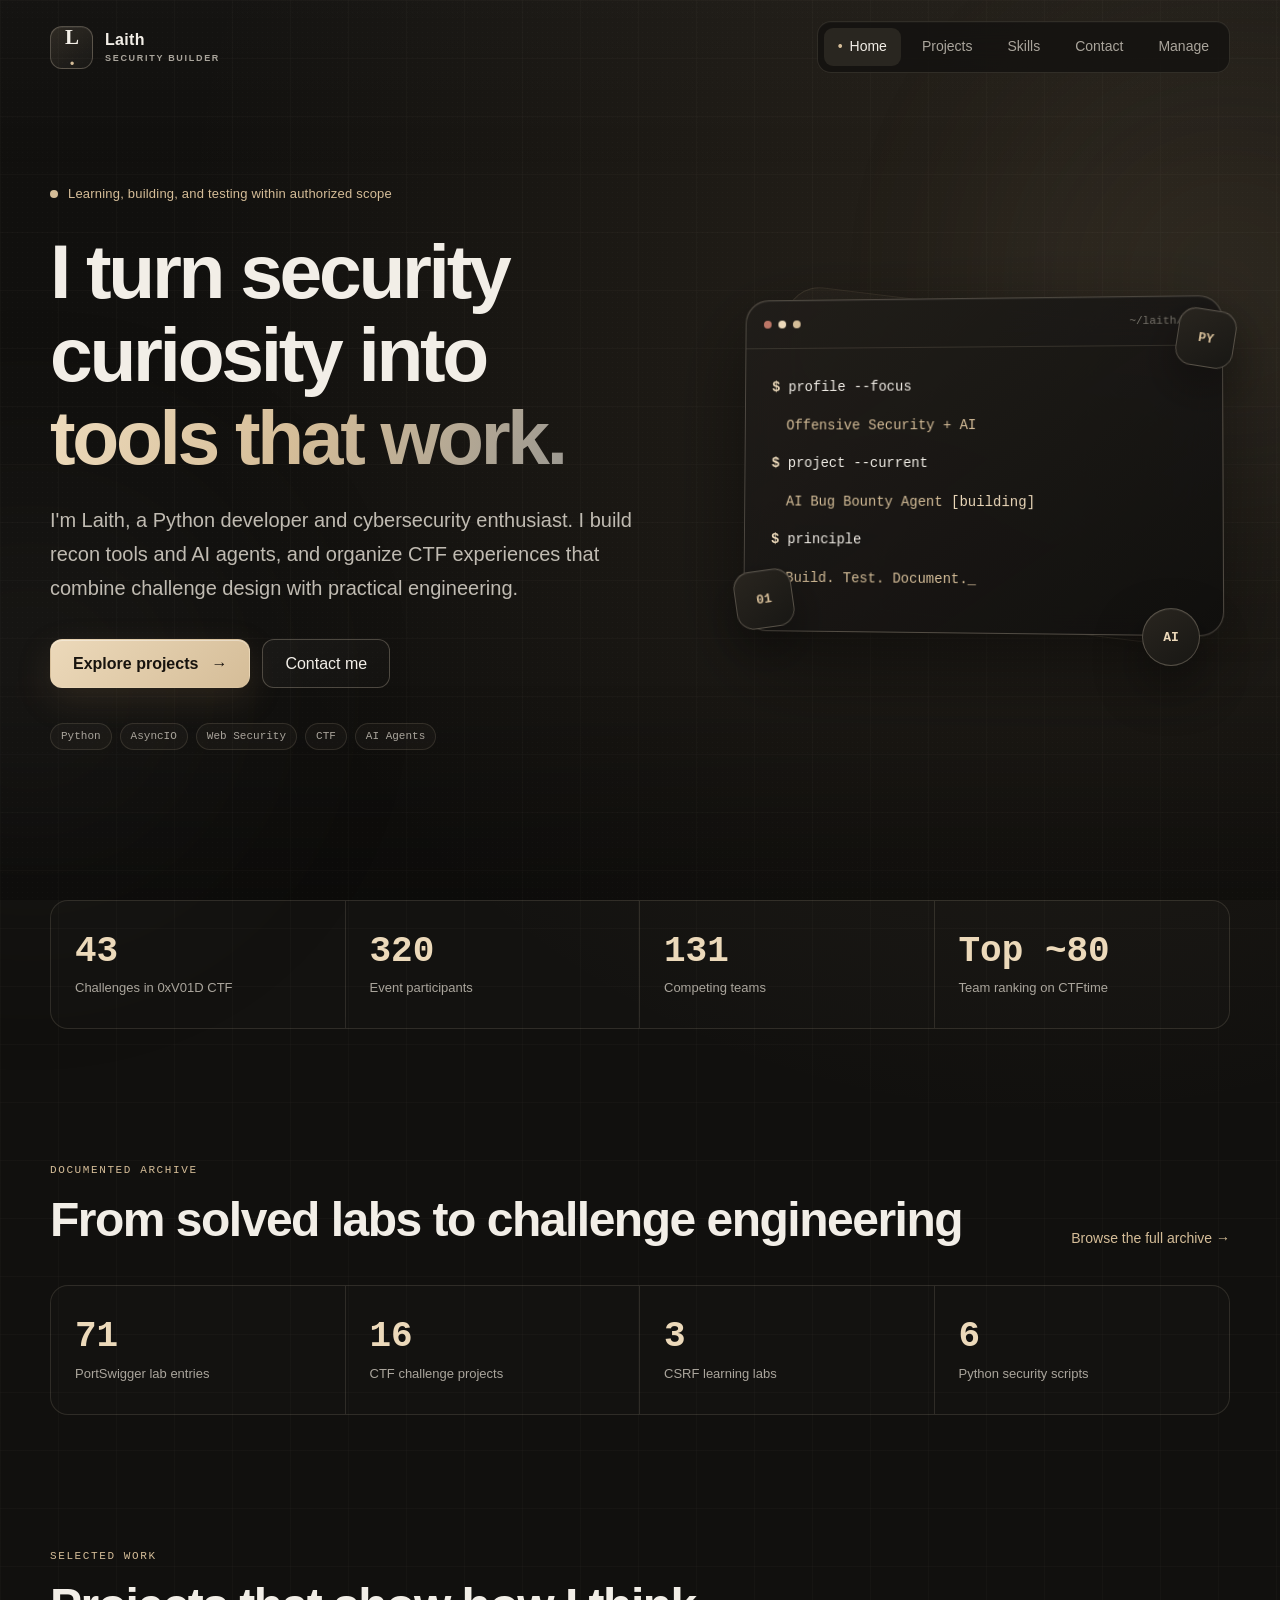
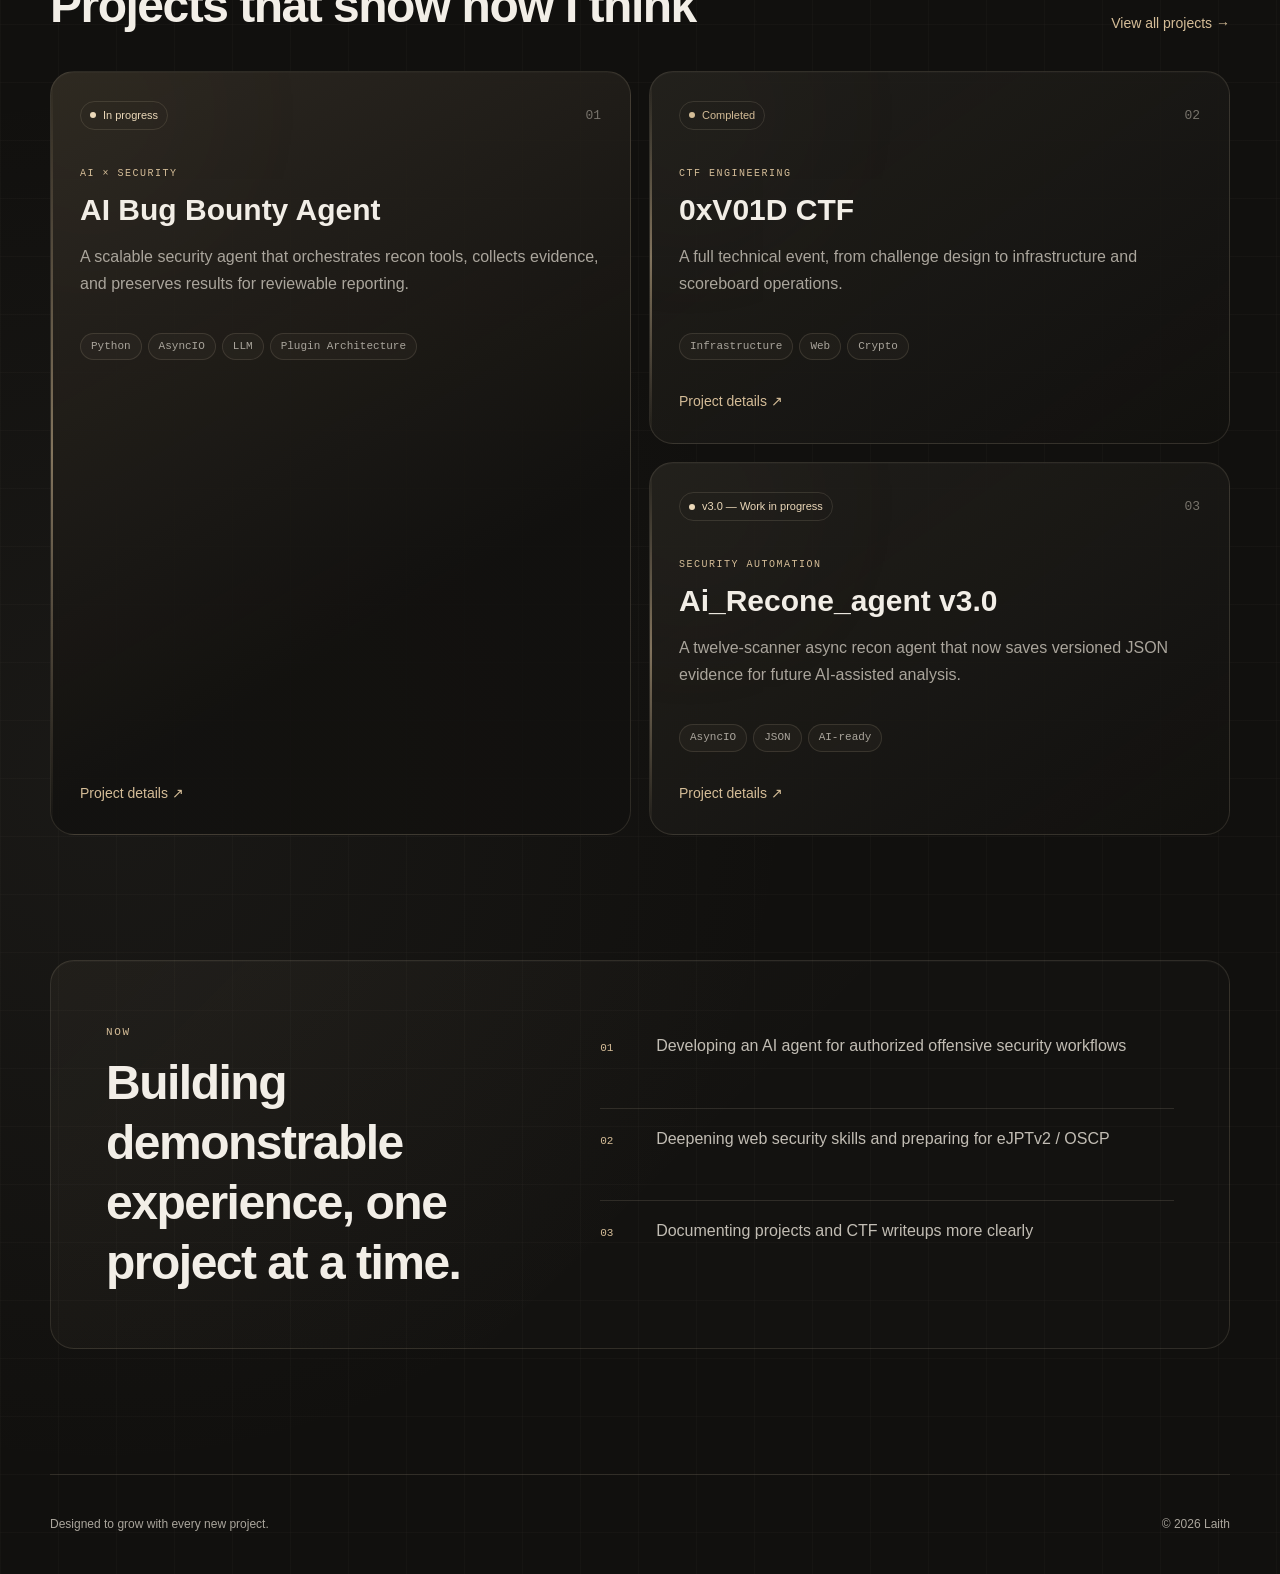
<file: index.html>
<!doctype html>
<html lang="en" dir="ltr">
  <head>
    <meta charset="UTF-8" />
    <meta name="viewport" content="width=device-width, initial-scale=1.0" />
    <meta name="description" content="Laith's personal portfolio — cybersecurity, Python, and artificial intelligence projects." />
    <title>Laith | Cybersecurity & AI</title>
    <link rel="stylesheet" href="assets/styles.css" />
    <script src="assets/portfolio-data.js" defer></script>
    <script src="assets/script.js" defer></script>
  </head>
  <body data-page="home">
    <a class="skip-link" href="#main">Skip to content</a>
    <div class="ambient ambient-one" aria-hidden="true"></div>
    <div class="ambient ambient-two" aria-hidden="true"></div>

    <header class="site-header">
      <a class="brand" href="index.html" aria-label="Home page">
        <span class="brand-mark">L<span>.</span></span>
        <span class="brand-copy">Laith<small>Security Builder</small></span>
      </a>
      <button class="menu-toggle" type="button" aria-expanded="false" aria-controls="site-nav">
        <span></span><span></span><span></span>
        <span class="sr-only">Open menu</span>
      </button>
      <nav id="site-nav" class="site-nav" aria-label="Main navigation">
        <a data-nav="home" href="index.html">Home</a>
        <a data-nav="projects" href="projects.html">Projects</a>
        <a data-nav="skills" href="skills.html">Skills</a>
        <a data-nav="contact" href="contact.html">Contact</a>
        <a data-nav="manage" href="manage.html">Manage</a>
      </nav>
    </header>

    <main id="main">
      <section class="hero shell">
        <div class="hero-copy reveal">
          <div class="eyebrow"><span class="pulse"></span> Learning, building, and testing within authorized scope</div>
          <h1>I turn security curiosity into <span class="gradient-text">tools that work.</span></h1>
          <p class="hero-lead">
            I'm Laith, a Python developer and cybersecurity enthusiast. I build recon tools and AI agents,
            and organize CTF experiences that combine challenge design with practical engineering.
          </p>
          <div class="hero-actions">
            <a class="button primary" href="projects.html">Explore projects <span aria-hidden="true">→</span></a>
            <a class="button secondary" href="contact.html">Contact me</a>
          </div>
          <div class="mini-stack" aria-label="Core technologies">
            <span>Python</span><span>AsyncIO</span><span>Web Security</span><span>CTF</span><span>AI Agents</span>
          </div>
        </div>

        <div class="hero-visual reveal delay-one" aria-label="Technical summary">
          <div class="terminal-card">
            <div class="terminal-bar">
              <span></span><span></span><span></span>
              <code>~/laith/now</code>
            </div>
            <div class="terminal-body">
              <p><b>$</b> profile --focus</p>
              <p class="output">Offensive Security + AI</p>
              <p><b>$</b> project --current</p>
              <p class="output">AI Bug Bounty Agent <i>[building]</i></p>
              <p><b>$</b> principle</p>
              <p class="output">Build. Test. Document.<span class="caret">_</span></p>
            </div>
          </div>
          <div class="orbit-badge badge-python">PY</div>
          <div class="orbit-badge badge-shield">01</div>
          <div class="orbit-badge badge-ai">AI</div>
        </div>
      </section>

      <section class="proof shell section-space reveal">
        <div class="proof-item">
          <strong data-count="43">43</strong>
          <span>Challenges in 0xV01D CTF</span>
        </div>
        <div class="proof-item">
          <strong data-count="320">320</strong>
          <span>Event participants</span>
        </div>
        <div class="proof-item">
          <strong data-count="131">131</strong>
          <span>Competing teams</span>
        </div>
        <div class="proof-item">
          <strong>Top ~80</strong>
          <span>Team ranking on CTFtime</span>
        </div>
      </section>

      <section class="shell section-space">
        <div class="section-heading reveal">
          <div>
            <span class="kicker">DOCUMENTED ARCHIVE</span>
            <h2>From solved labs to challenge engineering</h2>
          </div>
          <a class="text-link" href="projects.html">Browse the full archive <span>→</span></a>
        </div>
        <div class="proof archive-proof reveal">
          <div class="proof-item"><strong>71</strong><span>PortSwigger lab entries</span></div>
          <div class="proof-item"><strong>16</strong><span>CTF challenge projects</span></div>
          <div class="proof-item"><strong>3</strong><span>CSRF learning labs</span></div>
          <div class="proof-item"><strong>6</strong><span>Python security scripts</span></div>
        </div>
      </section>

      <section class="shell section-space">
        <div class="section-heading reveal">
          <div>
            <span class="kicker">SELECTED WORK</span>
            <h2>Projects that show how I think</h2>
          </div>
          <a class="text-link" href="projects.html">View all projects <span>→</span></a>
        </div>

        <div class="featured-grid">
          <article class="project-card project-large reveal">
            <div class="card-topline">
              <span class="status active">In progress</span>
              <span class="project-index">01</span>
            </div>
            <div>
              <span class="project-type">AI × SECURITY</span>
              <h3>AI Bug Bounty Agent</h3>
              <p>A scalable security agent that orchestrates recon tools, collects evidence, and preserves results for reviewable reporting.</p>
            </div>
            <ul class="tag-list" aria-label="Technologies">
              <li>Python</li><li>AsyncIO</li><li>LLM</li><li>Plugin Architecture</li>
            </ul>
            <a class="card-link" href="projects.html#ai-agent">Project details <span>↗</span></a>
          </article>

          <article class="project-card reveal delay-one">
            <div class="card-topline">
              <span class="status complete">Completed</span>
              <span class="project-index">02</span>
            </div>
            <span class="project-type">CTF ENGINEERING</span>
            <h3>0xV01D CTF</h3>
            <p>A full technical event, from challenge design to infrastructure and scoreboard operations.</p>
            <ul class="tag-list"><li>Infrastructure</li><li>Web</li><li>Crypto</li></ul>
            <a class="card-link" href="projects.html#void-ctf">Project details <span>↗</span></a>
          </article>

          <article class="project-card reveal delay-two">
            <div class="card-topline">
              <span class="status active">v3.0 — Work in progress</span>
              <span class="project-index">03</span>
            </div>
            <span class="project-type">SECURITY AUTOMATION</span>
            <h3>Ai_Recone_agent v3.0</h3>
            <p>A twelve-scanner async recon agent that now saves versioned JSON evidence for future AI-assisted analysis.</p>
            <ul class="tag-list"><li>AsyncIO</li><li>JSON</li><li>AI-ready</li></ul>
            <a class="card-link" href="projects.html#recon-toolkit">Project details <span>↗</span></a>
          </article>
        </div>
      </section>

      <section class="shell section-space now-section reveal">
        <div>
          <span class="kicker">NOW</span>
          <h2>Building demonstrable experience, one project at a time.</h2>
        </div>
        <div class="now-list">
          <div><span>01</span><p>Developing an AI agent for authorized offensive security workflows</p></div>
          <div><span>02</span><p>Deepening web security skills and preparing for eJPTv2 / OSCP</p></div>
          <div><span>03</span><p>Documenting projects and CTF writeups more clearly</p></div>
        </div>
      </section>
    </main>

    <footer class="site-footer shell">
      <p>Designed to grow with every new project.</p>
      <p>© <span data-year></span> Laith</p>
    </footer>
  </body>
</html>
</file>
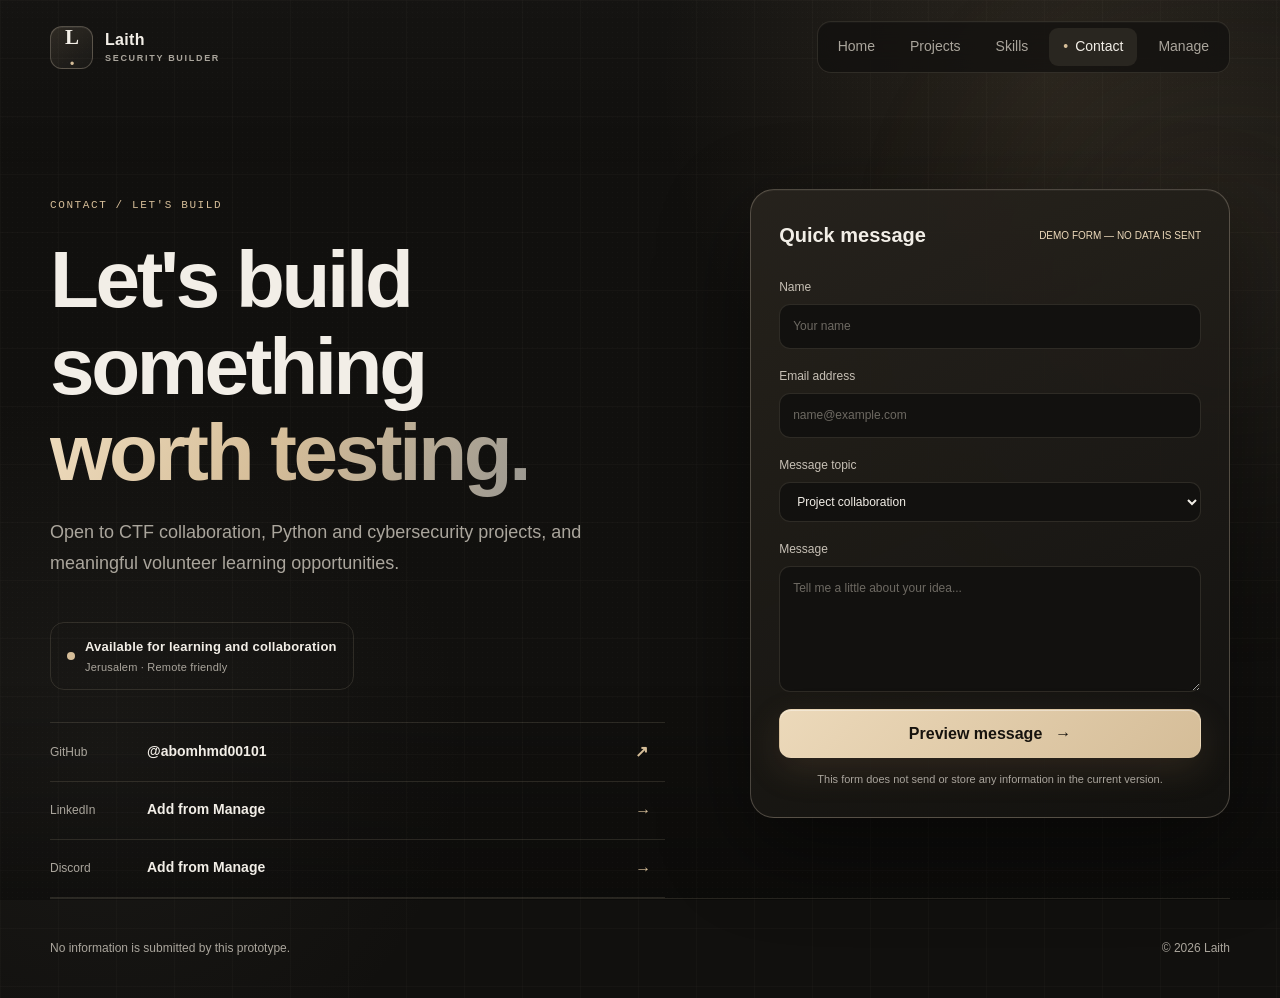
<file: contact.html>
<!doctype html>
<html lang="en" dir="ltr">
  <head>
    <meta charset="UTF-8" />
    <meta name="viewport" content="width=device-width, initial-scale=1.0" />
    <meta name="description" content="Contact Laith for cybersecurity, Python, and CTF collaboration." />
    <title>Contact | Laith</title>
    <link rel="stylesheet" href="assets/styles.css" />
    <script src="assets/portfolio-data.js" defer></script>
    <script src="assets/script.js" defer></script>
  </head>
  <body data-page="contact">
    <a class="skip-link" href="#main">Skip to content</a>
    <div class="ambient ambient-one" aria-hidden="true"></div>
    <header class="site-header">
      <a class="brand" href="index.html"><span class="brand-mark">L<span>.</span></span><span class="brand-copy">Laith<small>Security Builder</small></span></a>
      <button class="menu-toggle" type="button" aria-expanded="false" aria-controls="site-nav"><span></span><span></span><span></span><span class="sr-only">Open menu</span></button>
      <nav id="site-nav" class="site-nav" aria-label="Main navigation">
        <a data-nav="home" href="index.html">Home</a><a data-nav="projects" href="projects.html">Projects</a><a data-nav="skills" href="skills.html">Skills</a><a data-nav="contact" href="contact.html">Contact</a><a data-nav="manage" href="manage.html">Manage</a>
      </nav>
    </header>

    <main id="main" class="shell inner-main contact-layout">
      <section class="contact-copy reveal">
        <span class="kicker">CONTACT / LET'S BUILD</span>
        <h1>Let's build something<br /><span class="gradient-text">worth testing.</span></h1>
        <p>Open to CTF collaboration, Python and cybersecurity projects, and meaningful volunteer learning opportunities.</p>
        <div class="availability"><span class="pulse"></span><div><strong>Available for learning and collaboration</strong><small>Jerusalem · Remote friendly</small></div></div>

        <div class="contact-links">
          <a data-social="github" href="https://github.com/abomhmd00101" target="_blank" rel="noreferrer"><span>GitHub</span><strong>@abomhmd00101</strong><b>↗</b></a>
          <a data-social="linkedin" href="manage.html"><span>LinkedIn</span><strong>Add from Manage</strong><b>→</b></a>
          <a data-social="discord" href="manage.html"><span>Discord</span><strong>Add from Manage</strong><b>→</b></a>
        </div>
      </section>

      <section class="contact-card reveal delay-one" aria-labelledby="form-title">
        <div class="card-heading"><span id="form-title">Quick message</span><small>DEMO FORM — NO DATA IS SENT</small></div>
        <form id="demo-contact-form">
          <label>Name<input type="text" name="name" placeholder="Your name" autocomplete="name" /></label>
          <label>Email address<input type="email" name="email" placeholder="name@example.com" autocomplete="email" /></label>
          <label>Message topic
            <select name="topic">
              <option>Project collaboration</option><option>Volunteer opportunity</option><option>CTF</option><option>Something else</option>
            </select>
          </label>
          <label>Message<textarea name="message" rows="5" placeholder="Tell me a little about your idea..."></textarea></label>
          <button class="button primary full" type="submit">Preview message <span>→</span></button>
          <p id="form-note" class="form-note" role="status" aria-live="polite">This form does not send or store any information in the current version.</p>
        </form>
      </section>
    </main>

    <footer class="site-footer shell"><p>No information is submitted by this prototype.</p><p>© <span data-year></span> Laith</p></footer>
  </body>
</html>
</file>
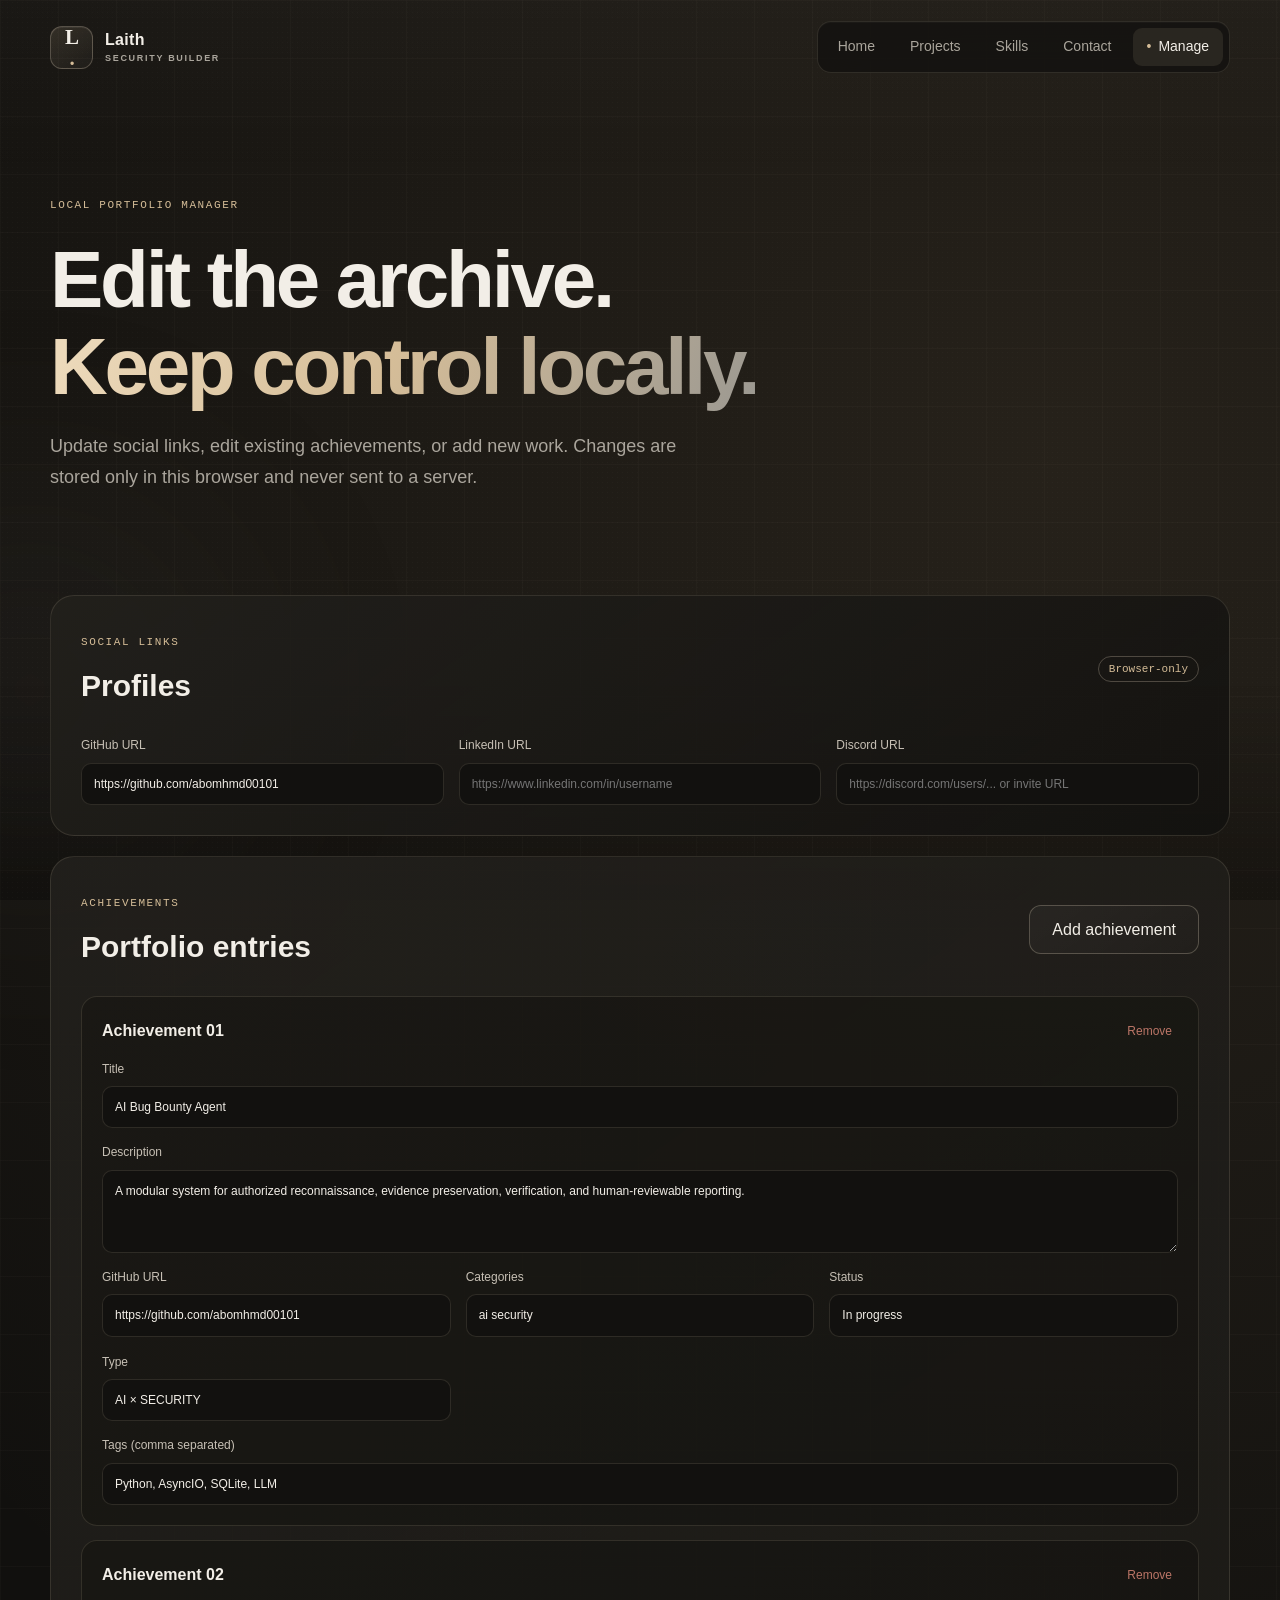
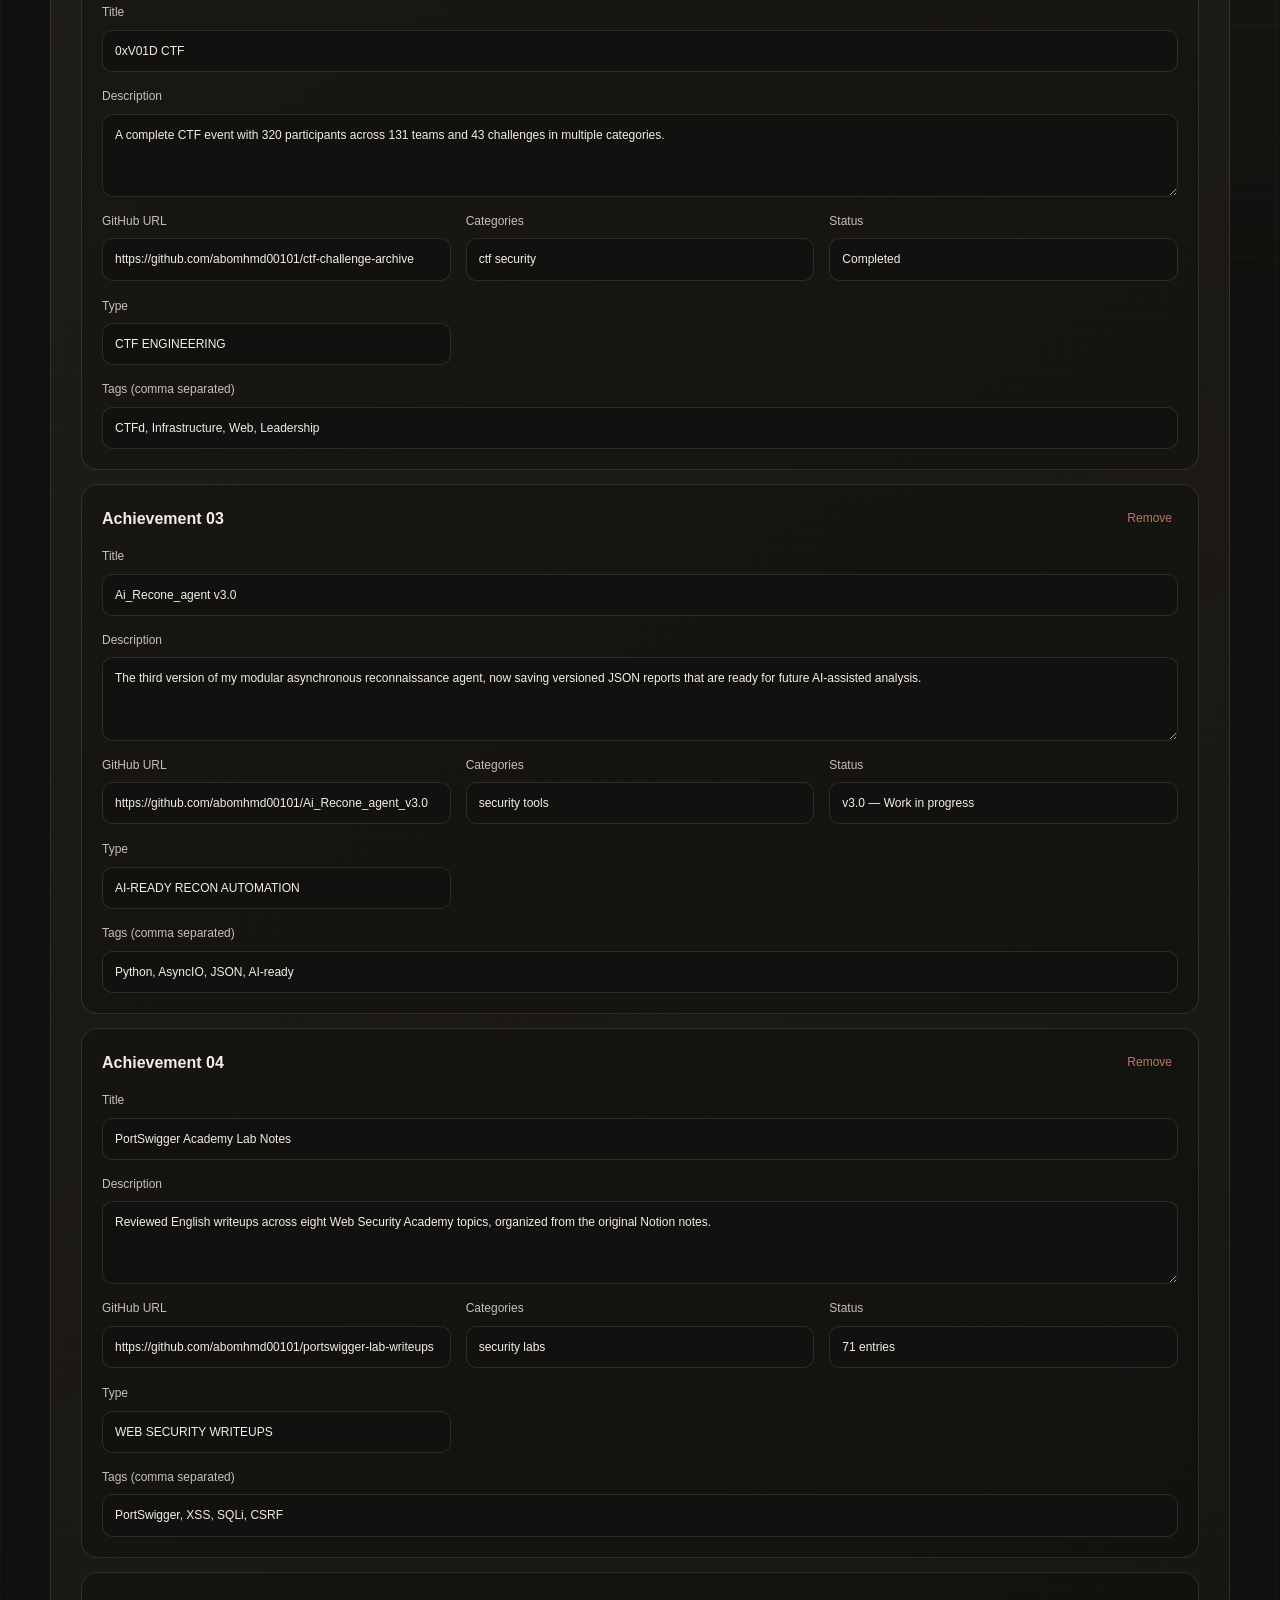
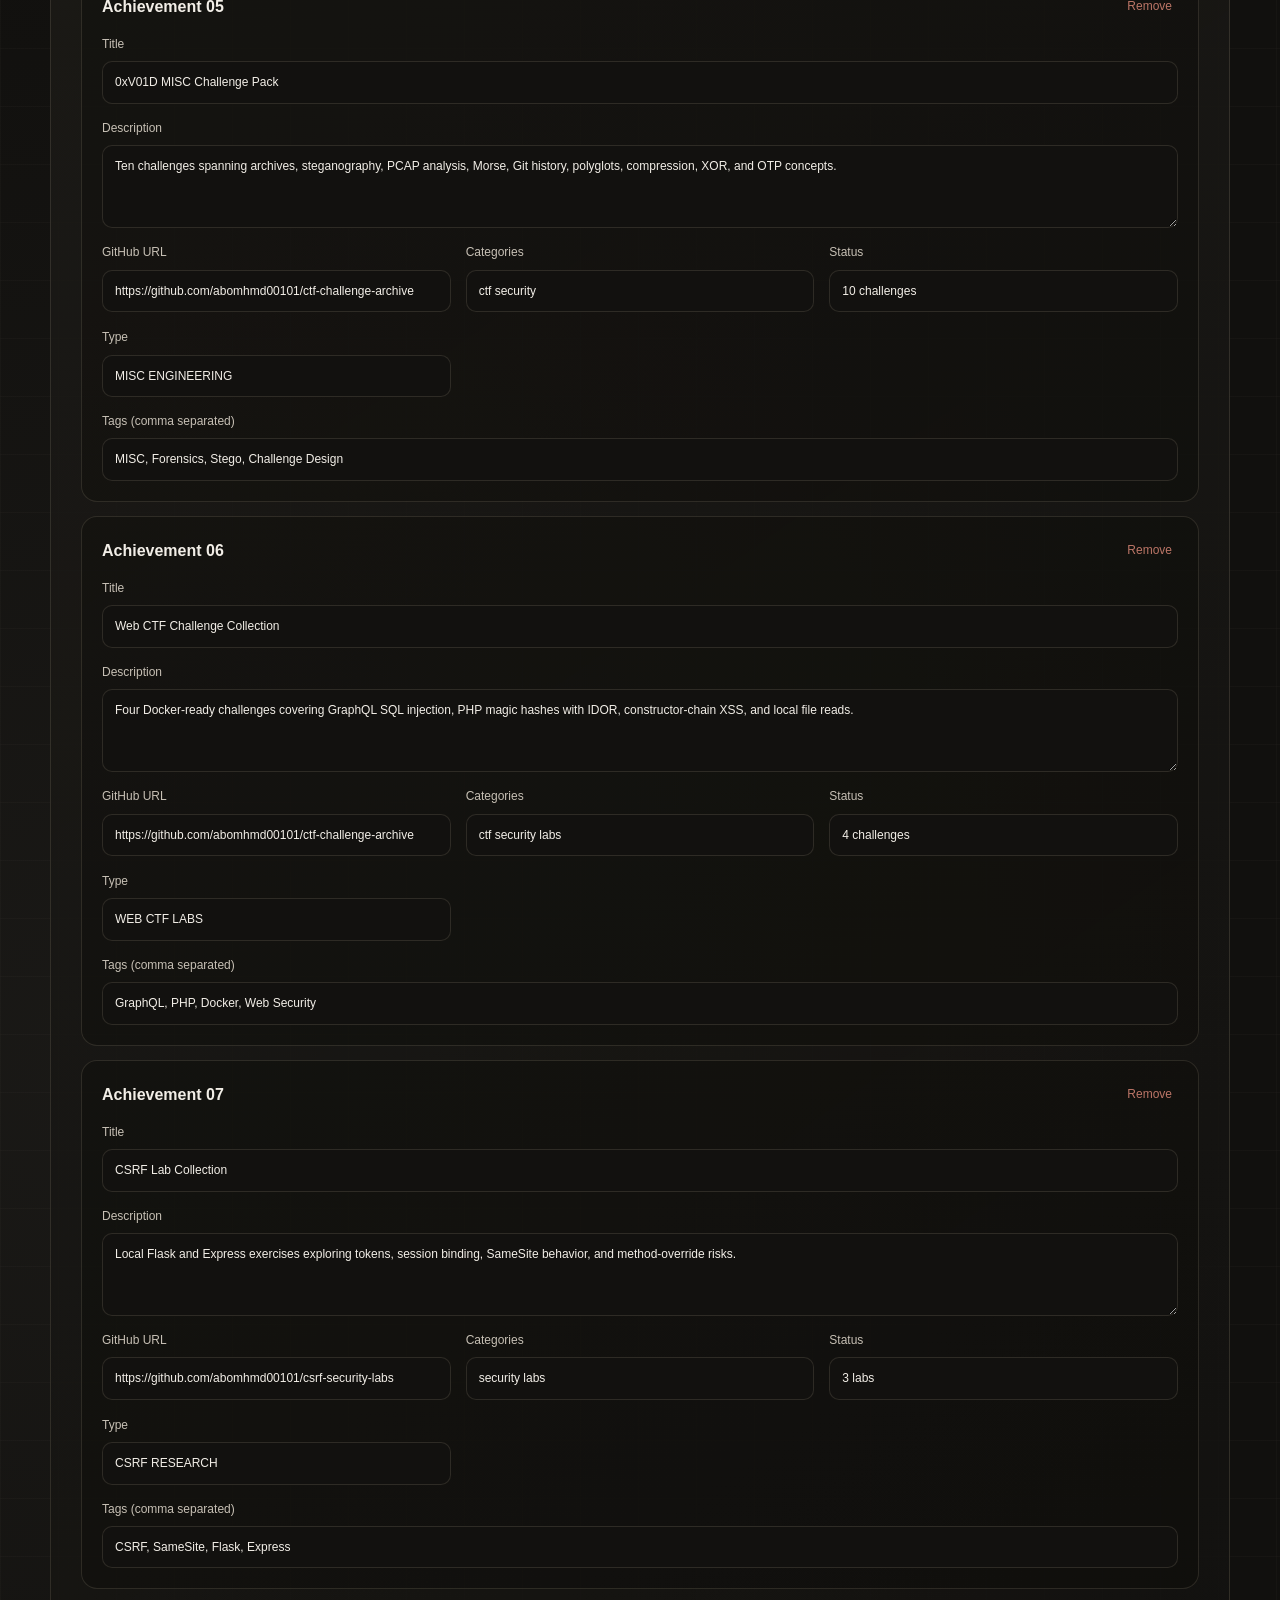
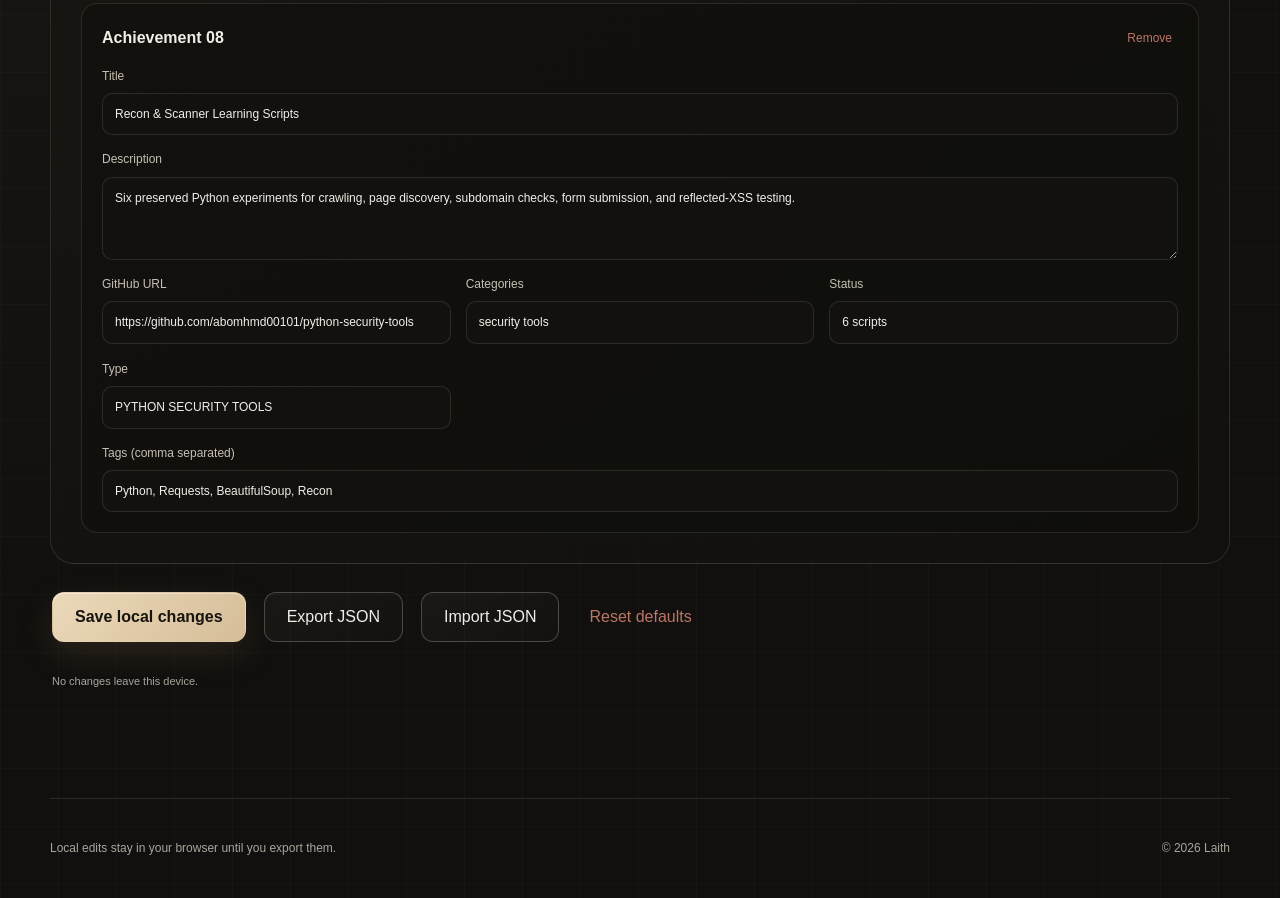
<file: manage.html>
<!doctype html>
<html lang="en" dir="ltr">
  <head>
    <meta charset="UTF-8" />
    <meta name="viewport" content="width=device-width, initial-scale=1.0" />
    <meta name="description" content="Local portfolio manager for achievements and social links." />
    <title>Manage Portfolio | Laith</title>
    <link rel="stylesheet" href="assets/styles.css" />
    <script src="assets/portfolio-data.js" defer></script>
    <script src="assets/script.js" defer></script>
    <script src="assets/manage.js" defer></script>
  </head>
  <body data-page="manage">
    <a class="skip-link" href="#main">Skip to content</a>
    <div class="ambient ambient-two" aria-hidden="true"></div>
    <header class="site-header">
      <a class="brand" href="index.html"><span class="brand-mark">L<span>.</span></span><span class="brand-copy">Laith<small>Security Builder</small></span></a>
      <button class="menu-toggle" type="button" aria-expanded="false" aria-controls="site-nav"><span></span><span></span><span></span><span class="sr-only">Open menu</span></button>
      <nav id="site-nav" class="site-nav" aria-label="Main navigation">
        <a data-nav="home" href="index.html">Home</a><a data-nav="projects" href="projects.html">Projects</a><a data-nav="skills" href="skills.html">Skills</a><a data-nav="contact" href="contact.html">Contact</a><a data-nav="manage" href="manage.html">Manage</a>
      </nav>
    </header>

    <main id="main" class="shell inner-main manage-main">
      <section class="page-intro reveal">
        <span class="kicker">LOCAL PORTFOLIO MANAGER</span>
        <h1>Edit the archive.<br /><span class="gradient-text">Keep control locally.</span></h1>
        <p>Update social links, edit existing achievements, or add new work. Changes are stored only in this browser and never sent to a server.</p>
      </section>

      <form id="portfolio-manager" class="manage-layout reveal delay-one">
        <section class="manage-panel">
          <div class="manager-heading">
            <div><span class="kicker">SOCIAL LINKS</span><h2>Profiles</h2></div>
            <span class="local-badge">Browser-only</span>
          </div>
          <div class="social-editor-grid">
            <label>GitHub URL<input id="social-github" type="url" placeholder="https://github.com/username"></label>
            <label>LinkedIn URL<input id="social-linkedin" type="url" placeholder="https://www.linkedin.com/in/username"></label>
            <label>Discord URL<input id="social-discord" type="url" placeholder="https://discord.com/users/... or invite URL"></label>
          </div>
        </section>

        <section class="manage-panel">
          <div class="manager-heading">
            <div><span class="kicker">ACHIEVEMENTS</span><h2>Portfolio entries</h2></div>
            <button id="add-achievement" class="button secondary" type="button">Add achievement</button>
          </div>
          <div id="achievement-editors" class="achievement-editors"></div>
        </section>

        <section class="manager-actions">
          <button class="button primary" type="submit">Save local changes</button>
          <button id="export-manager" class="button secondary" type="button">Export JSON</button>
          <label class="button secondary import-button">Import JSON<input id="import-manager" type="file" accept="application/json"></label>
          <button id="reset-manager" class="danger-button" type="button">Reset defaults</button>
          <p id="manager-note" class="form-note" role="status" aria-live="polite">No changes leave this device.</p>
        </section>
      </form>
    </main>

    <footer class="site-footer shell"><p>Local edits stay in your browser until you export them.</p><p>© <span data-year></span> Laith</p></footer>
  </body>
</html>
</file>
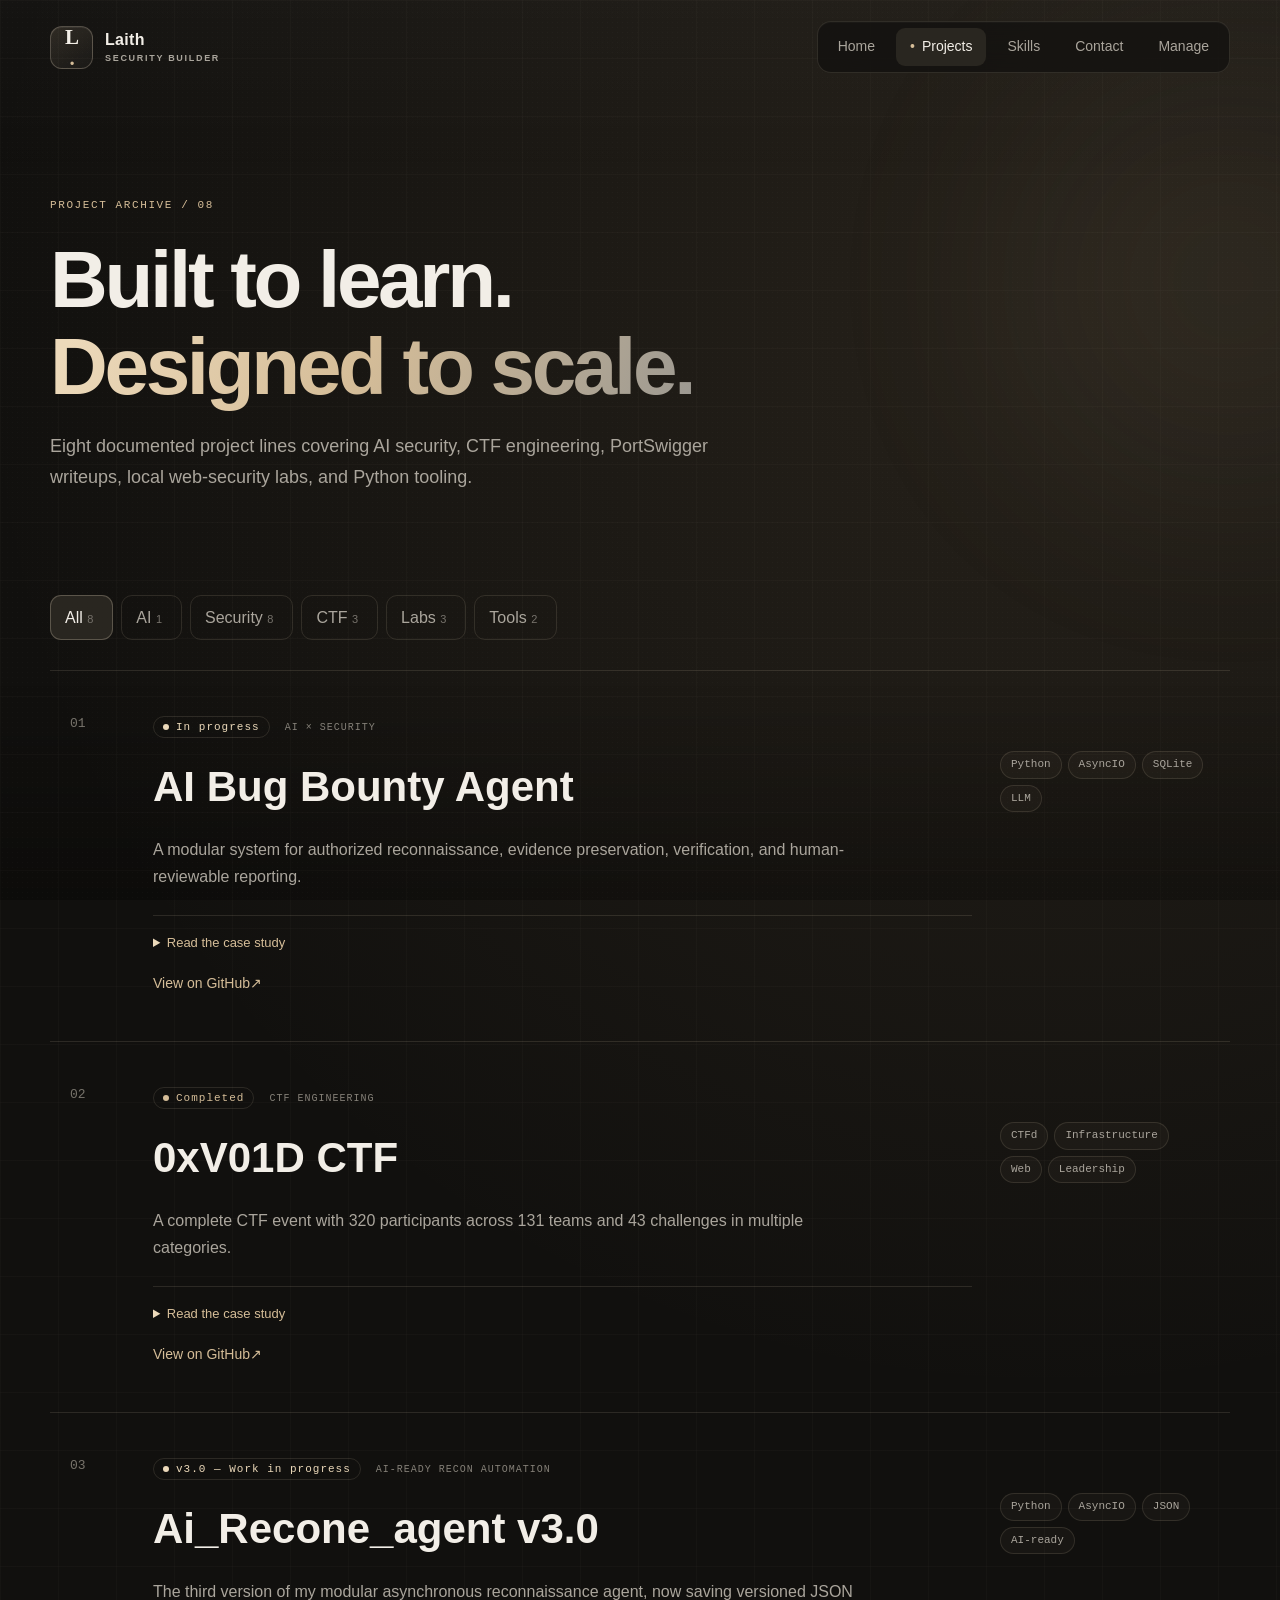
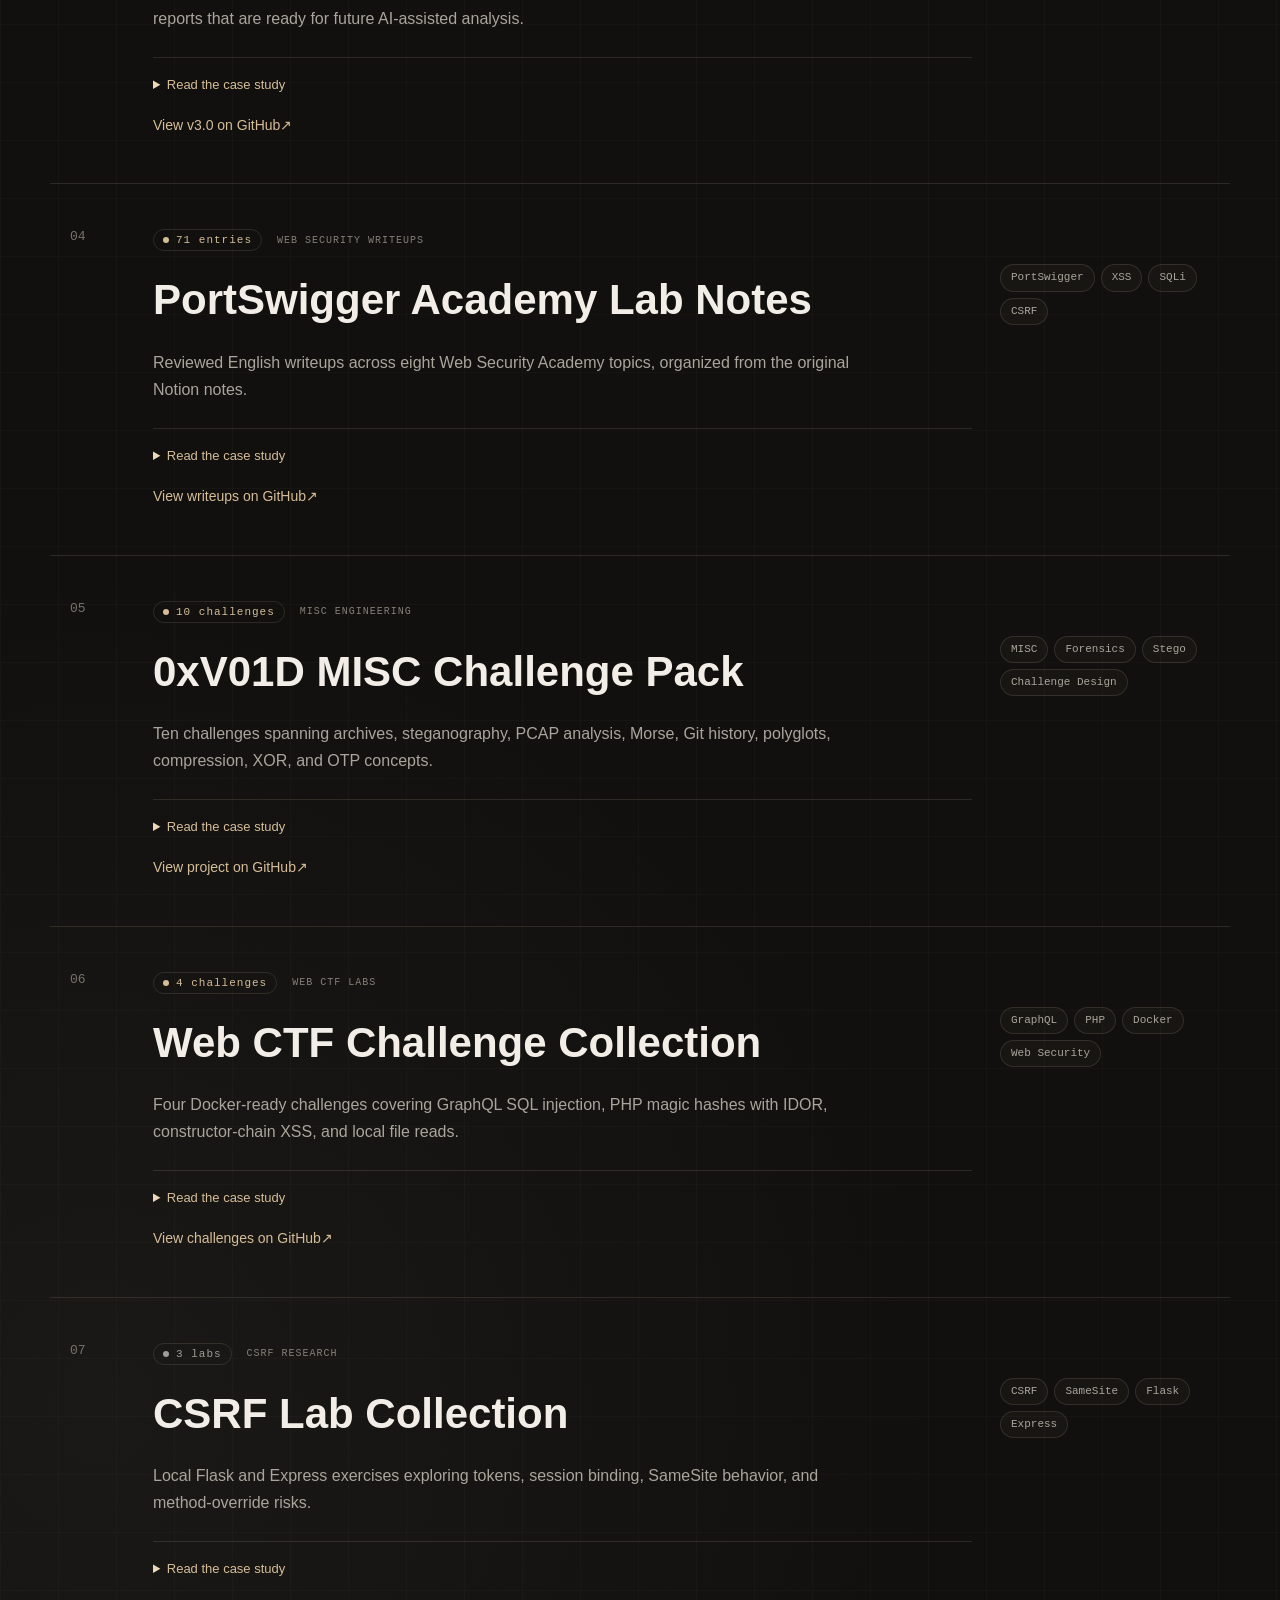
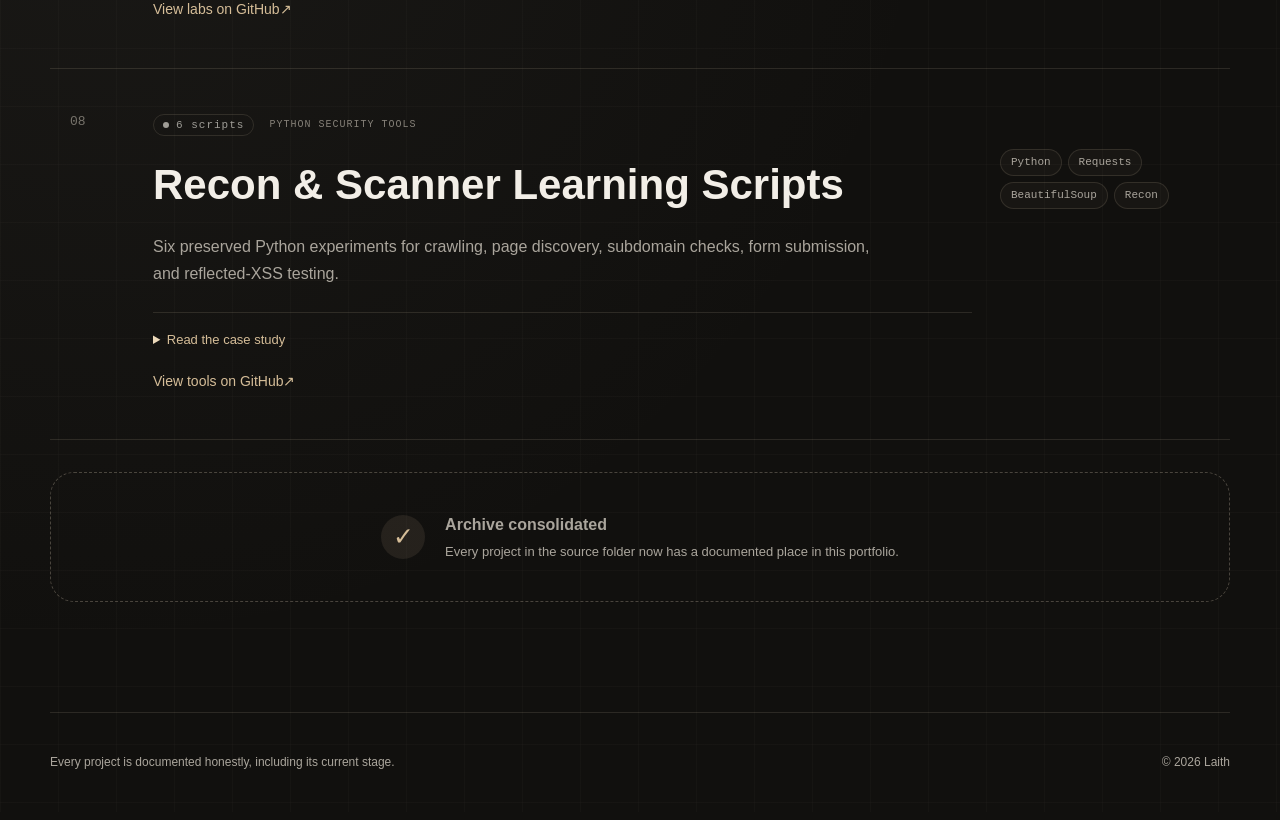
<file: projects.html>
<!doctype html>
<html lang="en" dir="ltr">
  <head>
    <meta charset="UTF-8" />
    <meta name="viewport" content="width=device-width, initial-scale=1.0" />
    <meta name="description" content="Laith's projects in cybersecurity, CTF engineering, Python, and artificial intelligence." />
    <title>Projects | Laith</title>
    <link rel="stylesheet" href="assets/styles.css" />
    <script src="assets/portfolio-data.js" defer></script>
    <script src="assets/script.js" defer></script>
  </head>
  <body data-page="projects">
    <a class="skip-link" href="#main">Skip to content</a>
    <div class="ambient ambient-one" aria-hidden="true"></div>
    <header class="site-header">
      <a class="brand" href="index.html"><span class="brand-mark">L<span>.</span></span><span class="brand-copy">Laith<small>Security Builder</small></span></a>
      <button class="menu-toggle" type="button" aria-expanded="false" aria-controls="site-nav"><span></span><span></span><span></span><span class="sr-only">Open menu</span></button>
      <nav id="site-nav" class="site-nav" aria-label="Main navigation">
        <a data-nav="home" href="index.html">Home</a><a data-nav="projects" href="projects.html">Projects</a><a data-nav="skills" href="skills.html">Skills</a><a data-nav="contact" href="contact.html">Contact</a><a data-nav="manage" href="manage.html">Manage</a>
      </nav>
    </header>

    <main id="main" class="shell inner-main">
      <section class="page-intro reveal">
        <span class="kicker">PROJECT ARCHIVE / 08</span>
        <h1>Built to learn.<br /><span class="gradient-text">Designed to scale.</span></h1>
        <p>Eight documented project lines covering AI security, CTF engineering, PortSwigger writeups, local web-security labs, and Python tooling.</p>
      </section>

      <section class="project-browser reveal delay-one" aria-labelledby="projects-title">
        <div class="filter-row" role="group" aria-label="Filter projects">
          <button class="filter-button active" data-filter="all" type="button">All <span>8</span></button>
          <button class="filter-button" data-filter="ai" type="button">AI <span>1</span></button>
          <button class="filter-button" data-filter="security" type="button">Security <span>8</span></button>
          <button class="filter-button" data-filter="ctf" type="button">CTF <span>3</span></button>
          <button class="filter-button" data-filter="labs" type="button">Labs <span>3</span></button>
          <button class="filter-button" data-filter="tools" type="button">Tools <span>2</span></button>
        </div>

        <h2 id="projects-title" class="sr-only">Project list</h2>
        <div class="project-list">
          <article class="project-row" id="ai-agent" data-category="ai security">
            <div class="row-number">01</div>
            <div class="row-main">
              <div class="row-meta"><span class="status active">In progress</span><span>AI × SECURITY</span></div>
              <h2>AI Bug Bounty Agent</h2>
              <p>A modular system that orchestrates authorized reconnaissance and testing, normalizes tool output, and preserves evidence before producing a human-reviewable report.</p>
              <details>
                <summary>Read the case study</summary>
                <div class="case-grid">
                  <div><h3>The challenge</h3><p>Recon tools produce fragmented output, making manual triage, verification, and documentation slow.</p></div>
                  <div><h3>What I built</h3><p>An orchestrator, Tool Manager, SQLite storage, Model Router, and plugin architecture for gradual scanner expansion.</p></div>
                  <div><h3>Next stage</h3><p>Integrate httpx and Katana, normalize the result schema, then add verification before drawing conclusions.</p></div>
                </div>
              </details>
              <a class="text-link project-resource" href="https://github.com/abomhmd00101" target="_blank" rel="noreferrer">View on GitHub <span>↗</span></a>
            </div>
            <ul class="tag-list row-tags"><li>Python</li><li>AsyncIO</li><li>SQLite</li><li>LLM</li></ul>
          </article>

          <article class="project-row" id="void-ctf" data-category="ctf security">
            <div class="row-number">02</div>
            <div class="row-main">
              <div class="row-meta"><span class="status complete">Completed</span><span>CTF ENGINEERING</span></div>
              <h2>0xV01D CTF</h2>
              <p>A complete CTF event with 320 participants across 131 teams and 43 challenges in multiple categories.</p>
              <details>
                <summary>Read the case study</summary>
                <div class="case-grid">
                  <div><h3>My role</h3><p>Led event organization, developed Web, Misc, and Crypto challenges, and managed infrastructure and the scoreboard.</p></div>
                  <div><h3>The impact</h3><p>Turned educational ideas into a competitive experience used by hundreds of participants at once.</p></div>
                  <div><h3>What I learned</h3><p>Challenge testing, difficulty balancing, live incident response, and team coordination.</p></div>
                </div>
              </details>
              <a class="text-link project-resource" href="https://github.com/abomhmd00101/ctf-challenge-archive" target="_blank" rel="noreferrer">View on GitHub <span>↗</span></a>
            </div>
            <ul class="tag-list row-tags"><li>CTFd</li><li>Infra</li><li>Web</li><li>Leadership</li></ul>
          </article>

          <article class="project-row" id="recon-toolkit" data-category="security tools">
            <div class="row-number">03</div>
            <div class="row-main">
              <div class="row-meta"><span class="status active">v3.0 — Work in progress</span><span>AI-READY RECON AUTOMATION</span></div>
              <h2>Ai_Recone_agent v3.0</h2>
              <p>The third version of my modular asynchronous reconnaissance agent, now saving versioned JSON reports that are ready for future AI-assisted analysis.</p>
              <details>
                <summary>Read the case study</summary>
                <div class="case-grid">
                  <div><h3>The engine</h3><p>Twelve registered scanner plugins share responses where possible and process authorized targets concurrently through asyncio.</p></div>
                  <div><h3>The v3 update</h3><p>Each run now saves a timestamped JSON report with project, schema, timing, target, scanner-count, and raw evidence fields.</p></div>
                  <div><h3>Next stage</h3><p>The versioned reports will support future AI-assisted classification and correlation, with findings kept pending until human review.</p></div>
                </div>
              </details>
              <a class="text-link project-resource" href="https://github.com/abomhmd00101/Ai_Recone_agent_v3.0" target="_blank" rel="noreferrer">View v3.0 on GitHub <span>↗</span></a>
            </div>
            <ul class="tag-list row-tags"><li>Python</li><li>AsyncIO</li><li>JSON</li><li>AI-ready</li></ul>
          </article>

          <article class="project-row" id="portswigger-writeups" data-category="security labs">
            <div class="row-number">04</div>
            <div class="row-main">
              <div class="row-meta"><span class="status complete">71 entries</span><span>WEB SECURITY WRITEUPS</span></div>
              <h2>PortSwigger Academy Lab Notes</h2>
              <p>Reviewed English notes organized into XSS, SQL injection, CSRF, authentication, XML, SSRF, OS command injection, and SSTI, with payloads, methodology, and remediation guidance.</p>
              <details>
                <summary>Read the case study</summary>
                <div class="case-grid">
                  <div><h3>Coverage</h3><p>71 documented entries across eight PortSwigger Web Security Academy topics.</p></div>
                  <div><h3>Organization</h3><p>Topic-based English Markdown files plus a stable archival index for the original Notion source.</p></div>
                  <div><h3>Purpose</h3><p>A searchable reference for repetition, methodology building, and authorized lab practice.</p></div>
                </div>
              </details>
              <a class="text-link project-resource" href="https://github.com/abomhmd00101/portswigger-lab-writeups" target="_blank" rel="noreferrer">View writeups on GitHub <span>↗</span></a>
            </div>
            <ul class="tag-list row-tags"><li>PortSwigger</li><li>XSS</li><li>SQLi</li><li>CSRF</li></ul>
          </article>

          <article class="project-row" id="misc-pack" data-category="ctf security">
            <div class="row-number">05</div>
            <div class="row-main">
              <div class="row-meta"><span class="status complete">10 challenges</span><span>MISC ENGINEERING</span></div>
              <h2>0xV01D MISC Challenge Pack</h2>
              <p>Ten participant-ready challenges spanning archive inspection, steganography, PCAP analysis, Morse audio, Git history, polyglot files, compression, XOR, and an intentionally impossible one-time-pad vault.</p>
              <details>
                <summary>Read the case study</summary>
                <div class="case-grid">
                  <div><h3>Difficulty curve</h3><p>Three Easy, three Medium, three Hard, and one Impossible-by-design challenge.</p></div>
                  <div><h3>Deliverables</h3><p>Participant artifacts, Cloudflare upload archives, flags, organizer solutions, and a consolidated writeup.</p></div>
                  <div><h3>Design discipline</h3><p>Every solvable challenge has one real flag and a reproducible solution path.</p></div>
                </div>
              </details>
              <a class="text-link project-resource" href="https://github.com/abomhmd00101/ctf-challenge-archive/tree/main/MISC_Challenge_Pack" target="_blank" rel="noreferrer">View project on GitHub <span>↗</span></a>
            </div>
            <ul class="tag-list row-tags"><li>MISC</li><li>Forensics</li><li>Stego</li><li>Challenge Design</li></ul>
          </article>

          <article class="project-row" id="web-ctf" data-category="ctf security labs">
            <div class="row-number">06</div>
            <div class="row-main">
              <div class="row-meta"><span class="status complete">4 challenges</span><span>WEB CTF LABS</span></div>
              <h2>Web CTF Challenge Collection</h2>
              <p>Four Docker-ready challenges covering GraphQL resolver SQL injection, PHP magic hashes with IDOR, constructor-chain XSS, and a gated local-file-read challenge using legacy proxy metadata.</p>
              <details>
                <summary>Read the case study</summary>
                <div class="case-grid">
                  <div><h3>Build</h3><p>PHP/Apache and Flask/SQLite services packaged for repeatable local deployment.</p></div>
                  <div><h3>Player experience</h3><p>Each challenge has a themed interface, intended path, flag, and difficulty target.</p></div>
                  <div><h3>Documentation</h3><p>Author notes and full writeups are kept beside the runnable handouts.</p></div>
                </div>
              </details>
              <a class="text-link project-resource" href="https://github.com/abomhmd00101/ctf-challenge-archive/tree/main/web_challs" target="_blank" rel="noreferrer">View challenges on GitHub <span>↗</span></a>
            </div>
            <ul class="tag-list row-tags"><li>GraphQL</li><li>PHP</li><li>Docker</li><li>Web Security</li></ul>
          </article>

          <article class="project-row" id="csrf-labs" data-category="security labs">
            <div class="row-number">07</div>
            <div class="row-main">
              <div class="row-meta"><span class="status lab">3 labs</span><span>CSRF RESEARCH</span></div>
              <h2>CSRF Lab Collection</h2>
              <p>Local Flask and Express exercises exploring token validation, session binding, SameSite behavior, and method-override risks.</p>
              <details>
                <summary>Read the case study</summary>
                <div class="case-grid">
                  <div><h3>Scenarios</h3><p>No-defense flow, SameSite Lax bypass assumptions, and tokens not tied to sessions.</p></div>
                  <div><h3>Format</h3><p>Dockerized or directly runnable local services with isolated learning objectives.</p></div>
                  <div><h3>Current state</h3><p>Two implemented prototypes and one clearly documented placeholder for the next lab.</p></div>
                </div>
              </details>
              <a class="text-link project-resource" href="https://github.com/abomhmd00101/csrf-security-labs" target="_blank" rel="noreferrer">View labs on GitHub <span>↗</span></a>
            </div>
            <ul class="tag-list row-tags"><li>CSRF</li><li>SameSite</li><li>Flask</li><li>Express</li></ul>
          </article>

          <article class="project-row" id="python-tools" data-category="security tools">
            <div class="row-number">08</div>
            <div class="row-main">
              <div class="row-meta"><span class="status lab">6 scripts</span><span>PYTHON SECURITY TOOLS</span></div>
              <h2>Recon & Scanner Learning Scripts</h2>
              <p>Six preserved Python experiments for crawling, page discovery, subdomain checks, form submission, and reflected-XSS testing.</p>
              <details>
                <summary>Read the case study</summary>
                <div class="case-grid">
                  <div><h3>What they show</h3><p>Hands-on practice with requests, BeautifulSoup, sessions, URL joining, recursion, and wordlists.</p></div>
                  <div><h3>Honest status</h3><p>Learning artifacts with hard-coded lab targets and several documented bugs—not production scanners.</p></div>
                  <div><h3>Next step</h3><p>Parameterize targets, add timeouts and scope controls, correct parsing issues, and introduce tests.</p></div>
                </div>
              </details>
              <a class="text-link project-resource" href="https://github.com/abomhmd00101/python-security-tools" target="_blank" rel="noreferrer">View tools on GitHub <span>↗</span></a>
            </div>
            <ul class="tag-list row-tags"><li>Python</li><li>Requests</li><li>BeautifulSoup</li><li>Recon</li></ul>
          </article>
        </div>
        <div class="project-list custom-project-list" data-custom-achievements></div>

        <div class="future-slot">
          <span>✓</span>
          <div><strong>Archive consolidated</strong><p>Every project in the source folder now has a documented place in this portfolio.</p></div>
        </div>
        <p class="empty-state" hidden>No projects are available in this category yet.</p>
      </section>
    </main>

    <footer class="site-footer shell"><p>Every project is documented honestly, including its current stage.</p><p>© <span data-year></span> Laith</p></footer>
  </body>
</html>
</file>
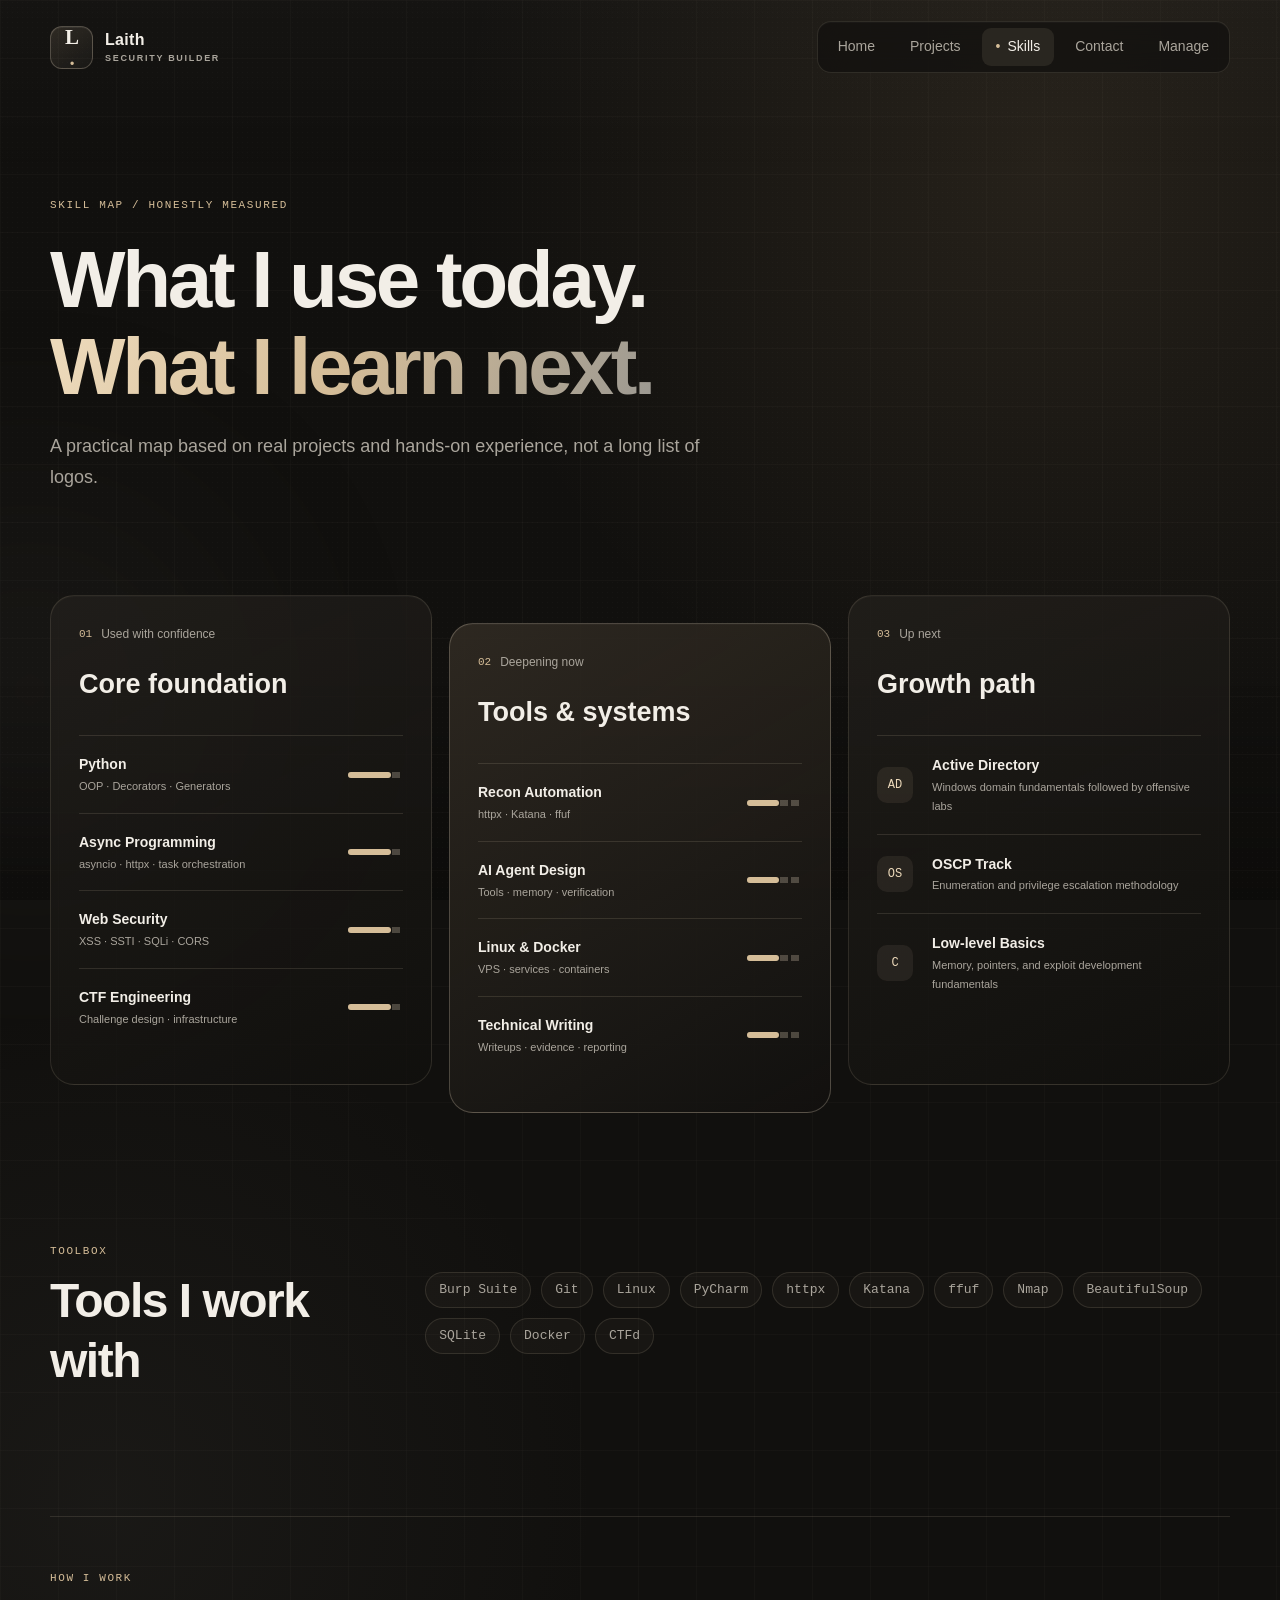
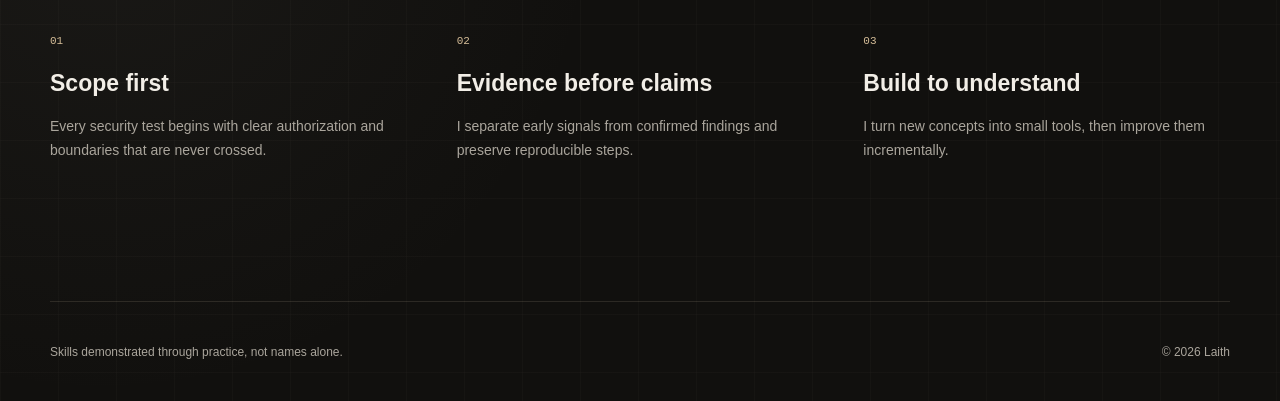
<file: skills.html>
<!doctype html>
<html lang="en" dir="ltr">
  <head>
    <meta charset="UTF-8" />
    <meta name="viewport" content="width=device-width, initial-scale=1.0" />
    <meta name="description" content="Laith's technical skills and development path in cybersecurity and programming." />
    <title>Skills | Laith</title>
    <link rel="stylesheet" href="assets/styles.css" />
    <script src="assets/portfolio-data.js" defer></script>
    <script src="assets/script.js" defer></script>
  </head>
  <body data-page="skills">
    <a class="skip-link" href="#main">Skip to content</a>
    <div class="ambient ambient-two" aria-hidden="true"></div>
    <header class="site-header">
      <a class="brand" href="index.html"><span class="brand-mark">L<span>.</span></span><span class="brand-copy">Laith<small>Security Builder</small></span></a>
      <button class="menu-toggle" type="button" aria-expanded="false" aria-controls="site-nav"><span></span><span></span><span></span><span class="sr-only">Open menu</span></button>
      <nav id="site-nav" class="site-nav" aria-label="Main navigation">
        <a data-nav="home" href="index.html">Home</a><a data-nav="projects" href="projects.html">Projects</a><a data-nav="skills" href="skills.html">Skills</a><a data-nav="contact" href="contact.html">Contact</a><a data-nav="manage" href="manage.html">Manage</a>
      </nav>
    </header>

    <main id="main" class="shell inner-main">
      <section class="page-intro reveal">
        <span class="kicker">SKILL MAP / HONESTLY MEASURED</span>
        <h1>What I use today.<br /><span class="gradient-text">What I learn next.</span></h1>
        <p>A practical map based on real projects and hands-on experience, not a long list of logos.</p>
      </section>

      <section class="skill-columns reveal delay-one">
        <article class="skill-panel established">
          <div class="panel-label"><span>01</span> Used with confidence</div>
          <h2>Core foundation</h2>
          <ul class="skill-list">
            <li><div><strong>Python</strong><small>OOP · Decorators · Generators</small></div><span class="level level-four" aria-label="4 out of 5"></span></li>
            <li><div><strong>Async Programming</strong><small>asyncio · httpx · task orchestration</small></div><span class="level level-four" aria-label="4 out of 5"></span></li>
            <li><div><strong>Web Security</strong><small>XSS · SSTI · SQLi · CORS</small></div><span class="level level-four" aria-label="4 out of 5"></span></li>
            <li><div><strong>CTF Engineering</strong><small>Challenge design · infrastructure</small></div><span class="level level-four" aria-label="4 out of 5"></span></li>
          </ul>
        </article>

        <article class="skill-panel growing">
          <div class="panel-label"><span>02</span> Deepening now</div>
          <h2>Tools & systems</h2>
          <ul class="skill-list">
            <li><div><strong>Recon Automation</strong><small>httpx · Katana · ffuf</small></div><span class="level level-three" aria-label="3 out of 5"></span></li>
            <li><div><strong>AI Agent Design</strong><small>Tools · memory · verification</small></div><span class="level level-three" aria-label="3 out of 5"></span></li>
            <li><div><strong>Linux & Docker</strong><small>VPS · services · containers</small></div><span class="level level-three" aria-label="3 out of 5"></span></li>
            <li><div><strong>Technical Writing</strong><small>Writeups · evidence · reporting</small></div><span class="level level-three" aria-label="3 out of 5"></span></li>
          </ul>
        </article>

        <article class="skill-panel next">
          <div class="panel-label"><span>03</span> Up next</div>
          <h2>Growth path</h2>
          <ul class="focus-list">
            <li><span>AD</span><div><strong>Active Directory</strong><small>Windows domain fundamentals followed by offensive labs</small></div></li>
            <li><span>OS</span><div><strong>OSCP Track</strong><small>Enumeration and privilege escalation methodology</small></div></li>
            <li><span>C</span><div><strong>Low-level Basics</strong><small>Memory, pointers, and exploit development fundamentals</small></div></li>
          </ul>
        </article>
      </section>

      <section class="toolbox section-space reveal">
        <div><span class="kicker">TOOLBOX</span><h2>Tools I work with</h2></div>
        <div class="tool-cloud" aria-label="Tool list">
          <span>Burp Suite</span><span>Git</span><span>Linux</span><span>PyCharm</span><span>httpx</span><span>Katana</span><span>ffuf</span><span>Nmap</span><span>BeautifulSoup</span><span>SQLite</span><span>Docker</span><span>CTFd</span>
        </div>
      </section>

      <section class="principles section-space reveal">
        <span class="kicker">HOW I WORK</span>
        <div class="principle-grid">
          <article><b>01</b><h2>Scope first</h2><p>Every security test begins with clear authorization and boundaries that are never crossed.</p></article>
          <article><b>02</b><h2>Evidence before claims</h2><p>I separate early signals from confirmed findings and preserve reproducible steps.</p></article>
          <article><b>03</b><h2>Build to understand</h2><p>I turn new concepts into small tools, then improve them incrementally.</p></article>
        </div>
      </section>
    </main>

    <footer class="site-footer shell"><p>Skills demonstrated through practice, not names alone.</p><p>© <span data-year></span> Laith</p></footer>
  </body>
</html>
</file>
<file: assets/styles.css>
:root {
  --bg: #11100e;
  --bg-deep: #090908;
  --surface: rgba(29, 27, 24, 0.82);
  --surface-solid: #1b1916;
  --surface-high: #292620;
  --line: rgba(226, 211, 188, 0.13);
  --line-strong: rgba(226, 211, 188, 0.27);
  --text: #f2eee7;
  --muted: #aaa59c;
  --accent: #d5bd98;
  --accent-hot: #ecd9ba;
  --accent-cool: #9f9d97;
  --danger: #bc7667;
  --charcoal: #171614;
  --beige-deep: #907d63;
  --gray-soft: #72716c;
  --max: 1180px;
  --radius: 24px;
  --shadow: 0 30px 90px rgba(0, 0, 0, 0.46);
}

* { box-sizing: border-box; }
html { scroll-behavior: smooth; }
body {
  margin: 0;
  min-height: 100vh;
  color: var(--text);
  background:
    radial-gradient(circle at 82% 8%, rgba(181, 151, 109, 0.13), transparent 28%),
    radial-gradient(circle at 8% 75%, rgba(116, 113, 106, 0.09), transparent 26%),
    linear-gradient(rgba(226, 211, 188, 0.022) 1px, transparent 1px),
    linear-gradient(90deg, rgba(226, 211, 188, 0.022) 1px, transparent 1px),
    var(--bg);
  background-size: auto, auto, 58px 58px, 58px 58px, auto;
  font-family: "Segoe UI", Tahoma, Arial, sans-serif;
  line-height: 1.7;
  overflow-x: hidden;
  color-scheme: dark;
}

body::before {
  content: "";
  position: fixed;
  inset: 0;
  pointer-events: none;
  background: linear-gradient(180deg, rgba(255,255,255,.018), transparent 20%, transparent 76%, rgba(0,0,0,.25));
  z-index: -1;
}

body::after {
  content: "";
  position: fixed;
  inset: 0;
  pointer-events: none;
  opacity: .035;
  background-image: radial-gradient(rgba(242, 238, 231, .7) .55px, transparent .55px);
  background-size: 5px 5px;
  z-index: -1;
}

a { color: inherit; text-decoration: none; }
button, input, select, textarea { font: inherit; }
button { color: inherit; }
.shell { width: min(calc(100% - 48px), var(--max)); margin-inline: auto; }
.sr-only { position: absolute; width: 1px; height: 1px; padding: 0; margin: -1px; overflow: hidden; clip: rect(0,0,0,0); white-space: nowrap; border: 0; }
.skip-link { position: fixed; z-index: 100; inset-inline-start: 20px; top: -100px; background: var(--accent); color: #17120d; padding: 10px 16px; border-radius: 10px; }
.skip-link:focus { top: 16px; }

.ambient { position: fixed; width: 420px; aspect-ratio: 1; border-radius: 50%; filter: blur(125px); opacity: .075; z-index: -2; pointer-events: none; }
.ambient-one { background: var(--accent); top: 8%; inset-inline-end: -160px; }
.ambient-two { background: var(--gray-soft); bottom: 0; inset-inline-start: -180px; }

.site-header {
  width: min(calc(100% - 48px), var(--max));
  height: 94px;
  margin-inline: auto;
  display: flex;
  align-items: center;
  justify-content: space-between;
  position: relative;
  z-index: 20;
}

.brand { display: inline-flex; align-items: center; gap: 12px; direction: ltr; }
.brand-mark { display: grid; place-items: center; width: 43px; height: 43px; border: 1px solid var(--line-strong); border-radius: 12px; background: linear-gradient(145deg, rgba(213,189,152,.14), rgba(255,255,255,.025)); box-shadow: inset 0 1px rgba(255,255,255,.06); font: 800 21px/1 Georgia, serif; letter-spacing: -1px; }
.brand-mark span { color: var(--accent); }
.brand-copy { display: flex; flex-direction: column; font-weight: 720; line-height: 1.15; letter-spacing: .3px; }
.brand-copy small { color: var(--muted); font-size: 9px; text-transform: uppercase; letter-spacing: 1.7px; margin-top: 4px; }

.site-nav { display: flex; gap: 7px; direction: ltr; padding: 6px; border: 1px solid var(--line); background: rgba(17,16,14,.72); backdrop-filter: blur(20px); border-radius: 14px; box-shadow: inset 0 1px rgba(255,255,255,.025); }
.site-nav a { color: var(--muted); font-size: 14px; padding: 7px 14px; border-radius: 9px; transition: .2s ease; }
.site-nav a:hover, .site-nav a.active { color: var(--text); background: var(--surface-high); }
.site-nav a.active::before { content: "•"; color: var(--accent); margin-right: 7px; }
.menu-toggle { display: none; background: none; border: 0; padding: 8px; }
.menu-toggle > span:not(.sr-only) { width: 23px; height: 2px; background: var(--text); margin: 5px 0; display: block; border-radius: 5px; }

.hero { min-height: calc(100vh - 94px); display: grid; grid-template-columns: 1.1fr .9fr; gap: 70px; align-items: center; padding-block: 40px 105px; }
.eyebrow, .availability { display: inline-flex; align-items: center; gap: 10px; color: var(--accent); font-size: 13px; letter-spacing: .2px; }
.pulse { width: 8px; height: 8px; background: var(--accent); border-radius: 50%; box-shadow: 0 0 0 0 rgba(213,189,152,.5); animation: pulse 2s infinite; flex: 0 0 auto; }
@keyframes pulse { 70% { box-shadow: 0 0 0 9px rgba(213,189,152,0); } 100% { box-shadow: 0 0 0 0 rgba(213,189,152,0); } }

h1, h2, h3, p { margin-top: 0; }
.hero h1, .page-intro h1, .contact-copy h1 { font-family: "Segoe UI", Arial, sans-serif; font-size: clamp(47px, 6vw, 82px); line-height: 1.08; letter-spacing: -3.3px; margin: 24px 0; font-weight: 830; }
.hero-lead { color: #c0bbb2; font-size: clamp(17px, 2vw, 20px); max-width: 670px; }
.gradient-text { color: transparent; background: linear-gradient(115deg, var(--accent-hot) 4%, var(--accent) 48%, #9b9891 100%); background-clip: text; -webkit-background-clip: text; }
.hero-actions { display: flex; align-items: center; gap: 12px; margin-top: 34px; }
.button { display: inline-flex; justify-content: center; align-items: center; gap: 13px; min-height: 49px; padding: 10px 22px; border-radius: 12px; border: 1px solid transparent; cursor: pointer; transition: transform .2s ease, border-color .2s ease, background .2s ease, box-shadow .2s ease; }
.button:hover { transform: translateY(-2px); }
.button.primary { background: linear-gradient(135deg, var(--accent-hot), var(--accent)); color: #17130e; font-weight: 780; box-shadow: 0 12px 34px rgba(139,112,75,.2), inset 0 1px rgba(255,255,255,.38); }
.button.primary:hover { box-shadow: 0 16px 42px rgba(139,112,75,.28), inset 0 1px rgba(255,255,255,.38); }
.button.secondary { color: var(--text); border-color: var(--line-strong); background: linear-gradient(145deg, rgba(255,255,255,.035), rgba(255,255,255,.012)); }
.button.secondary:hover { border-color: var(--accent); background: rgba(213,189,152,.06); }
.button.full { width: 100%; }
.mini-stack { display: flex; flex-wrap: wrap; gap: 8px; margin-top: 35px; direction: ltr; justify-content: flex-start; }
.mini-stack span, .tag-list li, .tool-cloud span { border: 1px solid var(--line); background: rgba(214,198,175,.035); color: var(--muted); padding: 5px 10px; border-radius: 999px; font: 11px/1.4 ui-monospace, SFMono-Regular, Consolas, monospace; }

.hero-visual { position: relative; min-height: 420px; display: grid; place-items: center; perspective: 1000px; }
.hero-visual::before { content: ""; position: absolute; width: 84%; height: 74%; border: 1px solid rgba(213,189,152,.12); border-radius: 34px; transform: rotate(7deg); background: linear-gradient(145deg, rgba(213,189,152,.045), transparent 55%); }
.terminal-card { width: min(100%, 480px); min-height: 310px; border-radius: var(--radius); background: linear-gradient(145deg, rgba(32,29,25,.94), rgba(15,14,13,.92)); border: 1px solid var(--line-strong); box-shadow: var(--shadow), inset 0 1px rgba(255,255,255,.05); overflow: hidden; transform: rotateY(-4deg) rotateX(1.5deg); backdrop-filter: blur(22px); direction: ltr; position: relative; }
.terminal-bar { height: 49px; padding: 0 18px; border-bottom: 1px solid var(--line); display: flex; gap: 7px; align-items: center; }
.terminal-bar span { width: 8px; height: 8px; border-radius: 50%; background: var(--danger); }
.terminal-bar span:nth-child(2) { background: var(--accent-hot); }
.terminal-bar span:nth-child(3) { background: var(--accent); }
.terminal-bar code { margin-left: auto; color: #77736b; font-size: 11px; }
.terminal-body { padding: 27px; font: 14px/1.75 ui-monospace, SFMono-Regular, Consolas, monospace; }
.terminal-body p { margin-bottom: 14px; }
.terminal-body b { color: var(--accent-hot); }
.terminal-body .output { color: var(--accent); padding-left: 15px; }
.terminal-body i { color: var(--accent-hot); font-style: normal; }
.caret { animation: blink .9s steps(2) infinite; }
@keyframes blink { 50% { opacity: 0; } }
.orbit-badge { position: absolute; display: grid; place-items: center; width: 58px; height: 58px; border: 1px solid var(--line-strong); background: linear-gradient(145deg, #29251f, #181714); box-shadow: 0 20px 50px rgba(0,0,0,.4), inset 0 1px rgba(255,255,255,.05); border-radius: 17px; color: var(--accent); font: 700 13px ui-monospace, monospace; }
.badge-python { top: 13%; right: -1%; transform: rotate(9deg); }
.badge-shield { bottom: 11%; left: 1%; transform: rotate(-8deg); }
.badge-ai { right: 6%; bottom: 2%; border-radius: 50%; color: var(--accent-hot); }

.section-space { margin-bottom: 125px; }
.proof { display: grid; grid-template-columns: repeat(4, 1fr); border: 1px solid var(--line); border-radius: 18px; overflow: hidden; background: rgba(255,255,255,.012); }
.proof-item { padding: 29px 24px; display: flex; flex-direction: column; gap: 4px; border-right: 1px solid var(--line); }
.proof-item:last-child { border-right: 0; }
.proof-item strong { color: var(--accent-hot); font: 740 clamp(26px,3vw,36px)/1.2 ui-monospace, Consolas, monospace; direction: ltr; text-align: left; }
.proof-item span { color: var(--muted); font-size: 13px; }
.section-heading { display: flex; align-items: end; justify-content: space-between; gap: 30px; margin-bottom: 35px; }
.kicker { color: var(--accent); font: 11px/1.3 ui-monospace, Consolas, monospace; letter-spacing: 1.6px; text-transform: uppercase; direction: ltr; display: inline-block; }
.section-heading h2, .now-section h2, .toolbox h2 { font-size: clamp(31px, 4vw, 48px); letter-spacing: -1.5px; line-height: 1.25; margin: 9px 0 0; }
.text-link, .card-link { color: var(--accent); font-size: 14px; }
.text-link span, .card-link span { display: inline-block; transition: transform .2s ease; }
.text-link:hover span, .card-link:hover span { transform: translateX(4px); }

.featured-grid { display: grid; grid-template-columns: 1fr 1fr; gap: 18px; }
.project-card { min-height: 330px; display: flex; flex-direction: column; padding: 29px; border: 1px solid var(--line); border-radius: var(--radius); background: linear-gradient(145deg, rgba(34,32,28,.92), rgba(18,17,15,.8)); box-shadow: inset 0 1px rgba(255,255,255,.025); position: relative; overflow: hidden; transition: transform .25s ease, border-color .25s ease, box-shadow .25s ease; }
.project-card:hover { transform: translateY(-5px); border-color: var(--line-strong); box-shadow: 0 22px 60px rgba(0,0,0,.25), inset 0 1px rgba(255,255,255,.035); }
.project-card::before { content: ""; position: absolute; inset: 0 auto 0 0; width: 2px; background: linear-gradient(180deg, transparent, var(--accent), transparent); opacity: .55; }
.project-card::after { content: ""; position: absolute; width: 180px; height: 180px; background: var(--accent); filter: blur(105px); opacity: .045; top: -50px; left: -50px; }
.project-large { grid-row: span 2; min-height: 680px; justify-content: space-between; background: linear-gradient(150deg, rgba(46,41,34,.94), rgba(18,17,15,.86) 68%); }
.project-large h3 { font-size: clamp(35px, 5vw, 60px); max-width: 530px; }
.card-topline, .row-meta { display: flex; align-items: center; justify-content: space-between; gap: 15px; }
.status { display: inline-flex; align-items: center; gap: 7px; width: fit-content; border: 1px solid var(--line); border-radius: 999px; padding: 4px 9px; color: var(--muted); font-size: 11px; }
.status::before { content: ""; width: 6px; height: 6px; background: currentColor; border-radius: 50%; }
.status.active { color: var(--accent-hot); }
.status.complete { color: var(--accent); }
.status.lab { color: var(--accent-cool); }
.project-index, .row-number { color: #77736b; font: 13px ui-monospace, Consolas, monospace; }
.project-type { display: block; color: var(--accent); font: 10px ui-monospace, Consolas, monospace; letter-spacing: 1.5px; margin: 38px 0 13px; direction: ltr; text-align: left; }
.project-card h3 { font-size: 30px; line-height: 1.2; margin-bottom: 15px; }
.project-card p { color: var(--muted); }
.tag-list { display: flex; flex-wrap: wrap; gap: 6px; list-style: none; padding: 0; margin: 20px 0; direction: ltr; justify-content: flex-start; }
.project-card .card-link { margin-top: auto; padding-top: 10px; }

.now-section { display: grid; grid-template-columns: .85fr 1.15fr; gap: 70px; padding: 55px; border: 1px solid var(--line); border-radius: var(--radius); background: linear-gradient(135deg, rgba(213,189,152,.055), rgba(255,255,255,.012) 55%); box-shadow: inset 0 1px rgba(255,255,255,.025); }
.now-list { display: grid; }
.now-list > div { display: grid; grid-template-columns: 38px 1fr; gap: 18px; align-items: baseline; padding: 16px 0; border-bottom: 1px solid var(--line); }
.now-list > div:last-child { border: 0; }
.now-list span { color: var(--accent); font: 11px ui-monospace, Consolas, monospace; }
.now-list p { color: #c2bdb4; margin: 0; }

.inner-main { min-height: 70vh; }
.page-intro { padding: 95px 0 85px; max-width: 850px; }
.page-intro h1, .contact-copy h1 { font-size: clamp(48px, 7vw, 80px); margin: 21px 0; }
.page-intro p { color: var(--muted); font-size: 18px; max-width: 680px; }
.filter-row { display: flex; gap: 8px; flex-wrap: wrap; margin-bottom: 30px; }
.filter-button { border: 1px solid var(--line); background: transparent; color: var(--muted); padding: 8px 14px; border-radius: 11px; cursor: pointer; transition: .2s; }
.filter-button span { color: #77736c; font-size: 11px; margin-right: 5px; }
.filter-button:hover, .filter-button.active { background: var(--surface-high); color: var(--text); border-color: var(--line-strong); }
.project-list { border-top: 1px solid var(--line); }
.project-row { display: grid; grid-template-columns: 55px minmax(0,1fr) 210px; gap: 28px; padding: 45px 20px; border-bottom: 1px solid var(--line); transition: background .2s, opacity .25s, transform .25s; scroll-margin-top: 30px; }
.project-row:hover { background: rgba(213,189,152,.028); }
.project-row[hidden] { display: none; }
.row-meta { justify-content: flex-start; color: #858078; font: 10px ui-monospace, Consolas, monospace; letter-spacing: 1px; direction: ltr; }
.row-main h2 { font-size: clamp(28px, 4vw, 42px); margin: 13px 0; }
.row-main > p { color: var(--muted); max-width: 720px; }
.row-tags { align-content: start; justify-content: flex-start; margin-top: 35px; }
details { border-top: 1px solid var(--line); margin-top: 25px; padding-top: 16px; }
summary { cursor: pointer; color: var(--accent); width: fit-content; font-size: 13px; }
summary::marker { color: var(--accent-hot); }
.case-grid { display: grid; grid-template-columns: repeat(3,1fr); gap: 16px; padding-top: 25px; }
.case-grid > div { background: rgba(213,189,152,.035); border: 1px solid rgba(226,211,188,.07); border-radius: 14px; padding: 17px; }
.case-grid h3 { font-size: 13px; color: var(--accent-hot); margin-bottom: 7px; }
.case-grid p { font-size: 13px; color: var(--muted); margin: 0; }
.future-slot { margin: 32px 0 110px; border: 1px dashed var(--line-strong); border-radius: var(--radius); min-height: 130px; display: flex; align-items: center; justify-content: center; gap: 20px; color: var(--muted); }
.future-slot > span { display: grid; place-items: center; width: 44px; height: 44px; border-radius: 50%; background: rgba(213,189,152,.1); color: var(--accent); font-size: 25px; }
.future-slot p { margin: 3px 0 0; font-size: 13px; }
.empty-state { padding: 45px; text-align: center; color: var(--muted); }

.skill-columns { display: grid; grid-template-columns: 1fr 1fr 1fr; gap: 17px; }
.skill-panel { min-height: 490px; border: 1px solid var(--line); border-radius: var(--radius); padding: 28px; background: linear-gradient(155deg, rgba(35,32,28,.78), rgba(17,16,14,.72)); box-shadow: inset 0 1px rgba(255,255,255,.025); }
.skill-panel.growing { transform: translateY(28px); background: linear-gradient(150deg, rgba(49,43,35,.9), rgba(18,17,15,.82)); border-color: var(--line-strong); }
.panel-label { color: var(--muted); font-size: 12px; display: flex; align-items: center; gap: 9px; }
.panel-label span { color: var(--accent); font: 11px ui-monospace, Consolas, monospace; }
.skill-panel h2 { font-size: 27px; margin: 17px 0 28px; }
.skill-list, .focus-list { list-style: none; padding: 0; margin: 0; }
.skill-list li { display: flex; justify-content: space-between; align-items: center; gap: 13px; border-top: 1px solid var(--line); padding: 17px 0; }
.skill-list div, .focus-list div { display: flex; flex-direction: column; }
.skill-list strong, .focus-list strong { font-size: 14px; }
.skill-list small, .focus-list small { color: var(--muted); font-size: 11px; }
.level { width: 55px; height: 6px; border-radius: 9px; background: repeating-linear-gradient(90deg, var(--line-strong) 0 8px, transparent 8px 11px); position: relative; flex: 0 0 auto; }
.level::after { content: ""; position: absolute; height: 100%; left: 0; border-radius: inherit; background: var(--accent); }
.level-four::after { width: 79%; }
.level-three::after { width: 58%; }
.focus-list li { display: grid; grid-template-columns: 42px 1fr; gap: 13px; align-items: center; padding: 18px 0; border-top: 1px solid var(--line); }
.focus-list li > span { display: grid; place-items: center; width: 36px; height: 36px; border-radius: 10px; background: rgba(213,189,152,.09); color: var(--accent-hot); font: 12px ui-monospace, Consolas, monospace; }
.toolbox { margin-top: 150px; display: grid; grid-template-columns: .55fr 1.45fr; gap: 70px; align-items: center; }
.tool-cloud { display: flex; flex-wrap: wrap; gap: 10px; direction: ltr; }
.tool-cloud span { font-size: 13px; padding: 8px 13px; }
.principles { padding-top: 45px; border-top: 1px solid var(--line); }
.principle-grid { display: grid; grid-template-columns: repeat(3,1fr); gap: 40px; margin-top: 35px; }
.principle-grid b { color: var(--accent); font: 11px ui-monospace, Consolas, monospace; }
.principle-grid h2 { font-size: 23px; margin: 12px 0; }
.principle-grid p { color: var(--muted); font-size: 14px; }

.contact-layout { padding-top: 95px; display: grid; grid-template-columns: 1fr .78fr; gap: 85px; align-items: start; min-height: calc(100vh - 180px); }
.contact-copy > p { max-width: 620px; color: var(--muted); font-size: 18px; }
.availability { margin: 25px 0 32px; padding: 13px 16px; border: 1px solid var(--line); border-radius: 14px; color: var(--text); }
.availability > div { display: flex; flex-direction: column; }
.availability small { color: var(--muted); font-size: 11px; }
.contact-links { border-top: 1px solid var(--line); }
.contact-links > * { display: grid; grid-template-columns: 85px 1fr 30px; align-items: center; gap: 12px; padding: 15px 0; border-bottom: 1px solid var(--line); }
.contact-links span { color: var(--muted); font-size: 12px; }
.contact-links strong { font-size: 14px; direction: ltr; text-align: left; }
.contact-links b { color: var(--accent); }
.contact-links a:hover strong { color: var(--accent); }
.placeholder-link { opacity: .65; }
.contact-card { border: 1px solid var(--line-strong); border-radius: var(--radius); background: linear-gradient(155deg, rgba(39,35,29,.94), rgba(19,18,16,.92)); padding: 28px; box-shadow: var(--shadow), inset 0 1px rgba(255,255,255,.04); }
.card-heading { display: flex; justify-content: space-between; align-items: center; gap: 13px; margin-bottom: 25px; }
.card-heading span { font-size: 20px; font-weight: 700; }
.card-heading small { color: var(--accent-hot); font-size: 10px; }
.contact-card label { display: block; margin-bottom: 17px; color: #c7c0b5; font-size: 12px; }
.contact-card input, .contact-card select, .contact-card textarea { width: 100%; display: block; margin-top: 7px; border: 1px solid var(--line); border-radius: 11px; background: #12110f; color: var(--text); padding: 11px 13px; outline: none; resize: vertical; }
.contact-card input:focus, .contact-card select:focus, .contact-card textarea:focus { border-color: var(--accent); box-shadow: 0 0 0 3px rgba(213,189,152,.08); }
.contact-card input::placeholder, .contact-card textarea::placeholder { color: #6d6962; }
.form-note { color: var(--muted); font-size: 11px; text-align: center; margin: 12px 0 0; }
.form-note.success { color: var(--accent); }

.project-resource { display: inline-flex; margin-top: 18px; }
.custom-project-list:empty { display: none; }

.manage-main { padding-bottom: 100px; }
.manage-layout { display: grid; gap: 20px; }
.manage-panel { border: 1px solid var(--line); border-radius: var(--radius); padding: 30px; background: linear-gradient(145deg, rgba(34,32,28,.92), rgba(18,17,15,.82)); }
.manager-heading, .editor-topline, .manager-actions { display: flex; align-items: center; justify-content: space-between; gap: 18px; }
.manager-heading { margin-bottom: 24px; }
.manager-heading h2 { margin: 7px 0 0; font-size: 30px; }
.local-badge { border: 1px solid var(--line-strong); border-radius: 999px; color: var(--accent); padding: 6px 10px; font: 11px ui-monospace, Consolas, monospace; }
.social-editor-grid, .editor-grid { display: grid; grid-template-columns: repeat(3, minmax(0, 1fr)); gap: 15px; }
.achievement-editors { display: grid; gap: 14px; }
.achievement-editor { display: grid; gap: 14px; border: 1px solid var(--line); border-radius: 16px; padding: 20px; background: rgba(8,8,7,.26); }
.achievement-editor label, .manage-panel > label, .social-editor-grid label { color: #c7c0b5; font-size: 12px; }
.achievement-editor input, .achievement-editor textarea, .social-editor-grid input { width: 100%; display: block; margin-top: 7px; border: 1px solid var(--line); border-radius: 10px; background: #12110f; color: var(--text); padding: 10px 12px; outline: none; resize: vertical; }
.achievement-editor input:focus, .achievement-editor textarea:focus, .social-editor-grid input:focus { border-color: var(--accent); box-shadow: 0 0 0 3px rgba(213,189,152,.08); }
.danger-link, .danger-button { border: 0; background: transparent; color: var(--danger); cursor: pointer; }
.danger-link { font-size: 12px; }
.danger-button { padding: 10px 12px; }
.manager-actions { justify-content: flex-start; flex-wrap: wrap; padding: 8px 2px; }
.manager-actions .form-note { flex-basis: 100%; text-align: left; }
.import-button { position: relative; overflow: hidden; cursor: pointer; }
.import-button input { position: absolute; inset: 0; opacity: 0; cursor: pointer; }

.site-footer { min-height: 100px; border-top: 1px solid var(--line); display: flex; align-items: center; justify-content: space-between; gap: 20px; color: var(--muted); font-size: 12px; }
.site-footer p { margin: 0; }

.reveal { opacity: 0; transform: translateY(16px); transition: opacity .65s ease, transform .65s ease; }
.reveal.visible { opacity: 1; transform: translateY(0); }
.delay-one { transition-delay: .1s; }
.delay-two { transition-delay: .2s; }

@media (max-width: 950px) {
  .hero { grid-template-columns: 1fr; gap: 30px; padding-top: 75px; }
  .hero-copy { text-align: center; }
  .hero-lead { margin-inline: auto; }
  .hero-actions, .mini-stack { justify-content: center; }
  .hero-visual { min-height: 370px; }
  .featured-grid { grid-template-columns: 1fr; }
  .project-large { grid-row: auto; min-height: 460px; }
  .now-section { grid-template-columns: 1fr; }
  .project-row { grid-template-columns: 42px 1fr; }
  .row-tags { grid-column: 2; margin-top: 0; justify-content: flex-start; }
  .case-grid { grid-template-columns: 1fr; }
  .skill-columns { grid-template-columns: 1fr; }
  .skill-panel.growing { transform: none; }
  .toolbox { margin-top: 90px; grid-template-columns: 1fr; gap: 30px; }
  .contact-layout { grid-template-columns: 1fr; gap: 50px; }
  .social-editor-grid, .editor-grid { grid-template-columns: 1fr 1fr; }
}

@media (max-width: 680px) {
  .shell, .site-header { width: min(calc(100% - 30px), var(--max)); }
  .site-header { height: 76px; }
  .brand-copy { display: none; }
  .menu-toggle { display: block; z-index: 30; }
  .site-nav { position: absolute; top: 68px; right: 0; left: 0; display: none; flex-direction: column; padding: 10px; background: var(--surface-solid); box-shadow: var(--shadow); }
  .site-nav.open { display: flex; }
  .site-nav a { padding: 10px 13px; }
  .hero { min-height: auto; padding: 70px 0 100px; }
  .hero h1, .page-intro h1, .contact-copy h1 { font-size: 43px; letter-spacing: -2px; }
  .hero-actions { flex-direction: column; }
  .hero-actions .button { width: 100%; }
  .hero-visual { min-height: 315px; }
  .terminal-card { min-height: 275px; transform: none; }
  .terminal-body { padding: 21px 17px; font-size: 12px; }
  .orbit-badge { width: 46px; height: 46px; border-radius: 13px; }
  .proof { grid-template-columns: 1fr 1fr; }
  .proof-item:nth-child(2) { border-right: 0; }
  .proof-item:nth-child(-n+2) { border-bottom: 1px solid var(--line); }
  .section-space { margin-bottom: 85px; }
  .section-heading { align-items: start; flex-direction: column; }
  .project-card, .now-section { padding: 23px; }
  .project-large { min-height: 500px; }
  .page-intro { padding: 75px 0 60px; }
  .project-row { grid-template-columns: 1fr; padding: 35px 8px; }
  .row-number { display: none; }
  .row-tags { grid-column: 1; justify-content: flex-start; }
  .future-slot { text-align: left; padding: 20px; }
  .principle-grid { grid-template-columns: 1fr; gap: 20px; }
  .contact-layout { padding-top: 65px; }
  .contact-card { padding: 20px; }
  .card-heading { align-items: start; flex-direction: column; }
  .manage-panel { padding: 20px; }
  .manager-heading, .manager-actions { align-items: stretch; flex-direction: column; }
  .social-editor-grid, .editor-grid { grid-template-columns: 1fr; }
  .manager-actions .button, .manager-actions .danger-button { width: 100%; }
  .contact-links > * { grid-template-columns: 70px 1fr 20px; }
  .site-footer { flex-direction: column; align-items: start; justify-content: center; padding-block: 25px; }
}

@media (prefers-reduced-motion: reduce) {
  *, *::before, *::after { scroll-behavior: auto !important; animation-duration: .01ms !important; animation-iteration-count: 1 !important; transition-duration: .01ms !important; }
  .reveal { opacity: 1; transform: none; }
}
</file>
